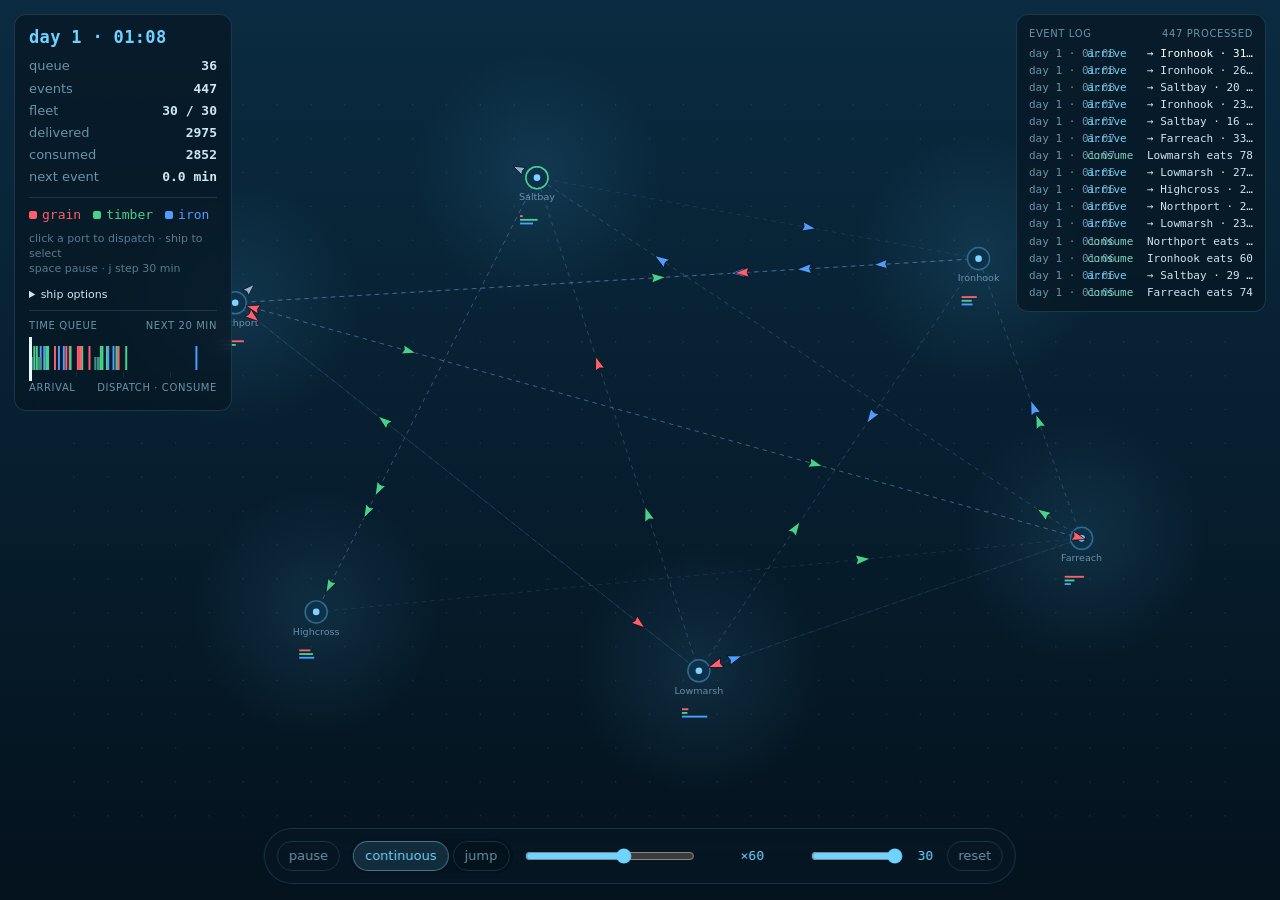
<file: index.html>
<!DOCTYPE html>
<html lang="en">
<head>
<meta charset="utf-8">
<meta name="viewport" content="width=device-width, initial-scale=1">
<title>exec queue · sea trade</title>
<link rel="stylesheet" href="style.css">
</head>
<body>
<div id="app">
	<canvas id="c"></canvas>
	<div id="hud">
		<div id="clock">day 1 · 00:00</div>
		<div class="stat"><span>queue</span><b id="qlen">0</b></div>
		<div class="stat"><span>events</span><b id="events">0</b></div>
		<div class="stat"><span>fleet</span><b id="ships">0</b></div>
		<div class="stat"><span>delivered</span><b id="delivered">0</b></div>
		<div class="stat"><span>consumed</span><b id="consumed">0</b></div>
		<div class="stat"><span>next event</span><b id="next">—</b></div>
		<div id="legend">
			<span class="good r">grain</span>
			<span class="good g">timber</span>
			<span class="good b">iron</span>
		</div>
		<div id="hint">click a port to dispatch · ship to select<br>space pause · j step 30 min</div>
		<details id="options"><summary>ship options</summary>
			<label><input id="docking" type="checkbox" checked> dock &amp; wait for cargo (reset)</label>
			<label><input id="glmLook" type="checkbox" checked> GLM ship &amp; stock style</label>
			<label><input id="routes" type="checkbox" checked> route lines</label>
			<label><input id="smooth" type="checkbox"> smooth positions</label>
			<div id="selectedShip">click a ship to select</div>
			<label>course <select id="destination"></select></label>
			<button id="reroute">reroute</button> <button id="sinkShip">sink ship</button>
		</details>
		<div id="timeline">
			<div class="caption"><span>time queue</span><span>next 20 min</span></div>
			<canvas id="qtl"></canvas>
			<div class="caption"><span>arrival</span><span>dispatch · consume</span></div>
		</div>
	</div>
	<div id="log">
		<div class="caption"><span>event log</span><span id="logRate"></span></div>
		<div id="logBody"></div>
	</div>
	<div id="controls">
		<button id="pause" title="space">pause</button>
		<div class="seg">
			<button data-mode="continuous" class="on">continuous</button>
			<button data-mode="jump" title="advance the clock in fixed 30 min steps">jump</button>
		</div>
		<input id="speed" type="range" min="0" max="1000" value="593">
		<output id="speedLabel">×60</output>
		<input id="fleet" type="range" min="4" max="30" value="30" title="fleet cap: ships wait in the queue until a slot frees">
		<output id="fleetLabel">30</output>
		<button id="reset">reset</button>
	</div>
</div>
<script src="exec_queue.js"></script>
<script src="sim.js"></script>
<script src="gui.js"></script>
</body>
</html>
</file>
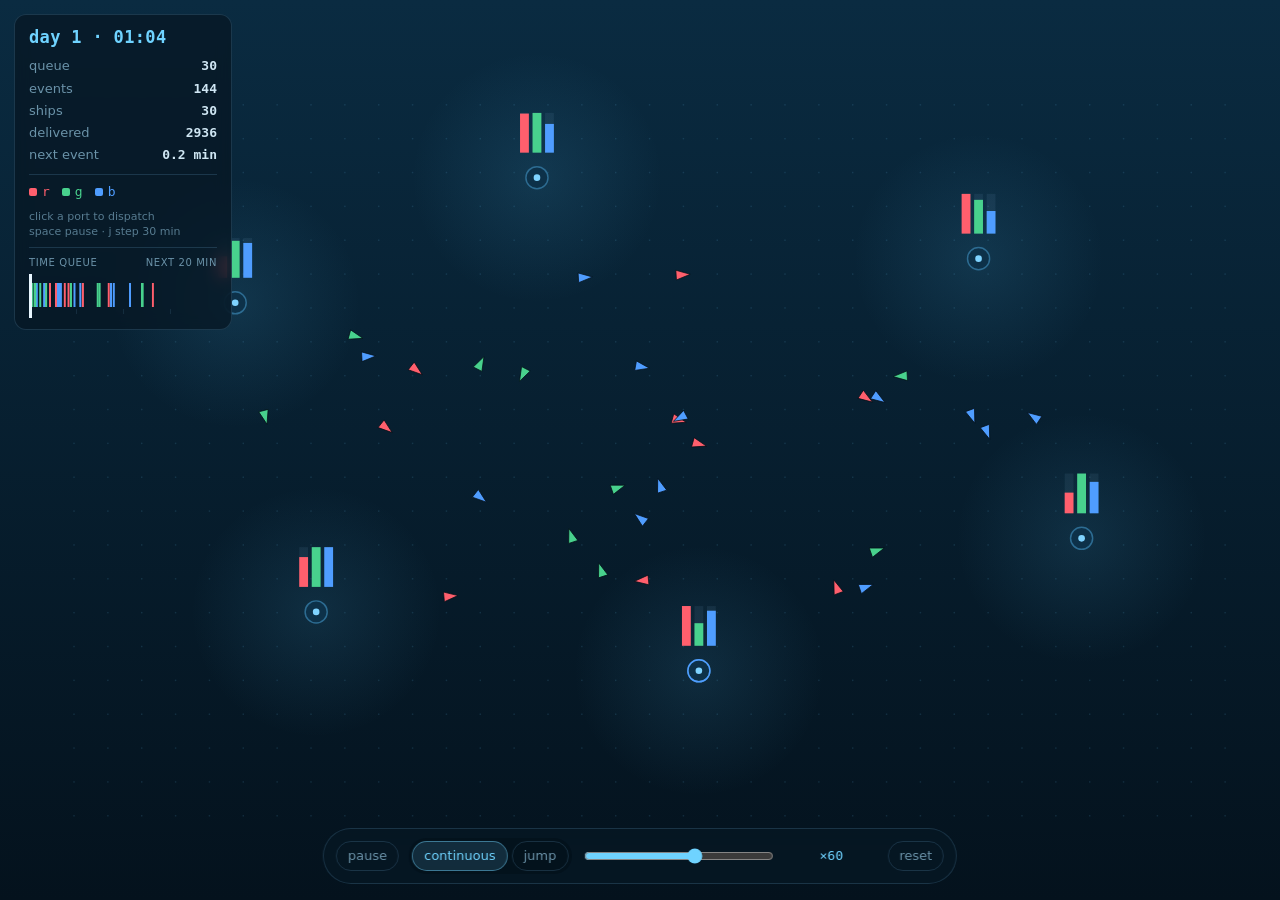
<file: prototype/A2026/index.html>
<!DOCTYPE html>
<html lang="en">
<head>
<meta charset="utf-8">
<meta name="viewport" content="width=device-width, initial-scale=1">
<title>exec queue · sea trade</title>
<link rel="stylesheet" href="style.css">
</head>
<body>
<div id="app">
	<canvas id="c"></canvas>
	<div id="hud">
		<div id="clock">day 1 · 00:00</div>
		<div class="stat"><span>queue</span><b id="qlen">0</b></div>
		<div class="stat"><span>events</span><b id="events">0</b></div>
		<div class="stat"><span>ships</span><b id="ships">0</b></div>
		<div class="stat"><span>delivered</span><b id="delivered">0</b></div>
		<div class="stat"><span>next event</span><b id="next">—</b></div>
		<div id="legend">
			<span class="good r">r</span>
			<span class="good g">g</span>
			<span class="good b">b</span>
		</div>
		<div id="hint">click a port to dispatch<br>space pause · j step 30 min</div>
		<div id="timeline">
			<div class="caption"><span>time queue</span><span>next 20 min</span></div>
			<canvas id="qtl"></canvas>
		</div>
	</div>
	<div id="controls">
		<button id="pause" title="space">pause</button>
		<div class="seg">
			<button data-mode="continuous" class="on">continuous</button>
			<button data-mode="jump" title="advance the clock in fixed 30 min steps">jump</button>
		</div>
		<input id="speed" type="range" min="0" max="1000" value="593">
		<output id="speedLabel">×60</output>
		<button id="reset">reset</button>
	</div>
</div>
<script src="exec_queue.js"></script>
<script src="sim.js"></script>
<script src="gui.js"></script>
</body>
</html>
</file>
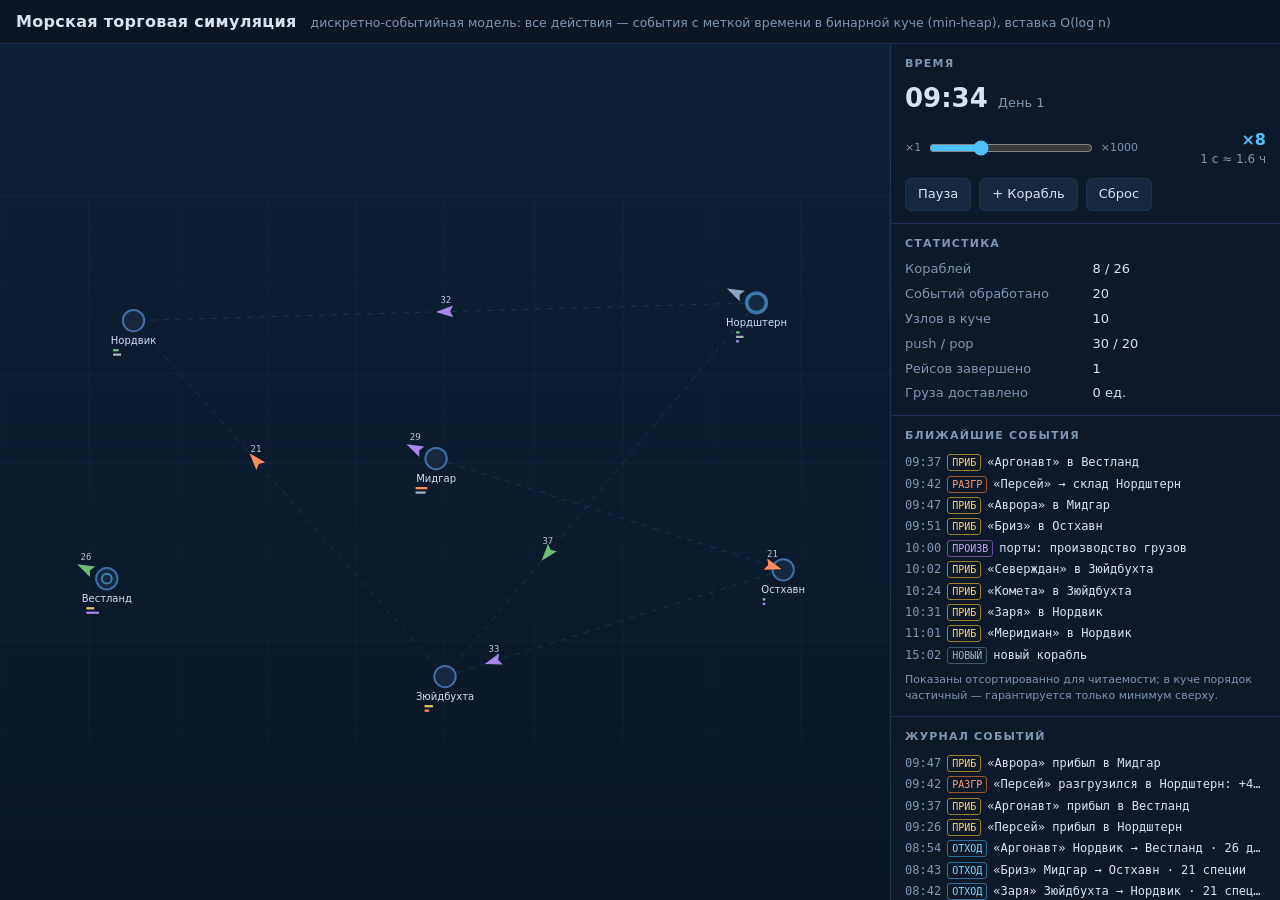
<file: GLM5.3-sea-trade-queue-demo.html>
<!DOCTYPE html>
<html lang="ru">
<head>
	<meta charset="utf-8">
	<meta name="viewport" content="width=device-width, initial-scale=1">
	<title>Морская торговля — очередь событий на min-heap</title>
	<style>
		* { box-sizing: border-box; margin: 0; padding: 0; }
		:root {
			--bg: #0b1524;
			--panel: #101d31;
			--panel2: #0d1828;
			--line: #1d3252;
			--text: #d7e3f4;
			--dim: #7f95b3;
			--accent: #4cc2ff;
		}
		html, body { height: 100%; }
		body {
			background: var(--bg);
			color: var(--text);
			font: 14px/1.45 "Segoe UI", system-ui, sans-serif;
			display: flex;
			flex-direction: column;
		}
		header {
			padding: 10px 16px;
			border-bottom: 1px solid var(--line);
			display: flex;
			align-items: baseline;
			gap: 14px;
			flex-wrap: wrap;
		}
		header h1 { font-size: 16px; font-weight: 600; letter-spacing: .3px; }
		header .sub { color: var(--dim); font-size: 12.5px; }
		main { flex: 1; display: flex; min-height: 0; }
		#mapWrap { flex: 1; position: relative; min-width: 0; }
		canvas { position: absolute; inset: 0; width: 100%; height: 100%; display: block; }
		aside {
			width: 390px;
			flex: none;
			overflow-y: auto;
			border-left: 1px solid var(--line);
			background: var(--panel2);
		}
		.block { padding: 12px 14px; border-bottom: 1px solid var(--line); }
		.block h2 {
			font-size: 11px;
			text-transform: uppercase;
			letter-spacing: 1.2px;
			color: var(--dim);
			margin-bottom: 8px;
			font-weight: 600;
		}
		.clockRow { display: flex; align-items: baseline; gap: 10px; }
		#clock { font-size: 26px; font-weight: 600; font-variant-numeric: tabular-nums; }
		#dayLabel { color: var(--dim); font-size: 13px; }
		.speedRow { display: flex; align-items: center; gap: 8px; margin-top: 10px; }
		.mm { color: var(--dim); font-size: 11px; flex: none; }
		input[type=range] { flex: 1; accent-color: var(--accent); min-width: 0; }
		#speedLabel { min-width: 120px; text-align: right; font-variant-numeric: tabular-nums; color: var(--dim); font-size: 12px; }
		#speedLabel b { color: var(--accent); font-size: 16px; }
		.btnRow { display: flex; gap: 8px; margin-top: 10px; }
		button {
			background: #16273f;
			color: var(--text);
			border: 1px solid var(--line);
			border-radius: 6px;
			padding: 6px 12px;
			cursor: pointer;
			font: inherit;
			font-size: 13px;
		}
		button:hover { border-color: var(--accent); color: #fff; }
		.statsGrid {
			display: grid;
			grid-template-columns: 1fr 1fr;
			gap: 6px 14px;
			font-variant-numeric: tabular-nums;
			font-size: 13px;
		}
		.statsGrid .k { color: var(--dim); }
		.logBox, .qBox {
			max-height: 230px;
			overflow-y: auto;
			font-size: 12px;
			font-family: ui-monospace, Consolas, monospace;
		}
		.row { display: flex; gap: 6px; padding: 2px 0; align-items: baseline; }
		.row .t { color: var(--dim); flex: none; }
		.tag {
			flex: none;
			font-size: 10px;
			padding: 0 4px;
			border-radius: 3px;
			border: 1px solid;
			line-height: 15px;
		}
		.tag.depart { color: #7fd0ff; border-color: #2b6f9e; }
		.tag.arrive { color: #ffd27f; border-color: #9e7d2b; }
		.tag.unload { color: #ff9f7f; border-color: #9e562b; }
		.tag.load { color: #9fff9c; border-color: #3f9e46; }
		.tag.produce { color: #c7a6ff; border-color: #6f4b9e; }
		.tag.spawn { color: #9fb3c8; border-color: #45586e; }
		.row .m { flex: 1; min-width: 0; white-space: nowrap; overflow: hidden; text-overflow: ellipsis; }
		.hint { color: var(--dim); font-size: 11px; margin-top: 6px; }
		.legendRow { display: flex; gap: 12px; flex-wrap: wrap; font-size: 12px; color: var(--dim); }
		.legendRow i { display: inline-block; width: 9px; height: 9px; border-radius: 2px; margin-right: 4px; vertical-align: -1px; }
		details { font-size: 12.5px; color: var(--dim); }
		details summary { cursor: pointer; color: var(--text); font-weight: 600; font-size: 12px; text-transform: uppercase; letter-spacing: 1px; }
		details p { margin-top: 8px; }
		details table { width: 100%; border-collapse: collapse; margin-top: 8px; font-size: 12px; }
		details td, details th { border: 1px solid var(--line); padding: 3px 6px; text-align: left; }
		details th { color: var(--text); font-weight: 600; }
		@media (max-width: 860px) {
			main { flex-direction: column; }
			aside { width: 100%; border-left: none; border-top: 1px solid var(--line); max-height: 55vh; }
			#mapWrap { min-height: 45vh; }
		}
	</style>
</head>
<body>
	<header>
		<h1>Морская торговая симуляция</h1>
		<span class="sub">дискретно-событийная модель: все действия — события с меткой времени в бинарной куче (min-heap), вставка O(log n)</span>
	</header>
	<main>
		<div id="mapWrap"><canvas id="sea"></canvas></div>
		<aside>
			<div class="block">
				<h2>Время</h2>
				<div class="clockRow">
					<span id="clock">08:00</span>
					<span id="dayLabel">День 1</span>
				</div>
				<div class="speedRow">
					<span class="mm">×1</span>
					<input id="speed" type="range" min="0" max="100" value="30" title="Скорость симуляции">
					<span class="mm">×1000</span>
					<span id="speedLabel"></span>
				</div>
				<div class="btnRow">
					<button id="pauseBtn">Пауза</button>
					<button id="addShipBtn">+ Корабль</button>
					<button id="resetBtn">Сброс</button>
				</div>
			</div>
			<div class="block">
				<h2>Статистика</h2>
				<div class="statsGrid">
					<span class="k">Кораблей</span><span id="stShips">—</span>
					<span class="k">Событий обработано</span><span id="stEvents">—</span>
					<span class="k">Узлов в куче</span><span id="stHeap">—</span>
					<span class="k">push / pop</span><span id="stOps">—</span>
					<span class="k">Рейсов завершено</span><span id="stTrips">—</span>
					<span class="k">Груза доставлено</span><span id="stCargo">—</span>
				</div>
			</div>
			<div class="block">
				<h2>Ближайшие события</h2>
				<div id="queueBox" class="qBox"></div>
				<div class="hint">Показаны отсортированно для читаемости; в куче порядок частичный — гарантируется только минимум сверху.</div>
			</div>
			<div class="block">
				<h2>Журнал событий</h2>
				<div id="logBox" class="logBox"></div>
			</div>
			<div class="block">
				<h2>Грузы</h2>
				<div id="legend" class="legendRow"></div>
			</div>
			<div class="block">
				<details>
					<summary>Почему min-heap, а не linked list?</summary>
					<p>Каждое действие — событие с меткой времени: отход, прибытие, разгрузка, погрузка, производство, появление корабля. Все лежат в бинарной куче на обычном JS-массиве. Главный цикл достаёт события, пока их время не превысит текущее: O(log n) на событие, «вставка в середину массива» не требуется вовсе.</p>
					<table>
						<tr><th>Структура</th><th>Вставка</th><th>Ближайшее</th><th>Заметки</th></tr>
						<tr><td>Min-heap на массиве</td><td>O(log n)</td><td>O(log n) pop, O(1) peek</td><td>стандарт игровых таймеров и DES</td></tr>
						<tr><td>Сорт. linked list</td><td>O(n) поиск + O(1) сшивка</td><td>O(1)</td><td>pointer chasing, аллокации — медленнее на практике</td></tr>
						<tr><td>Сорт. массив + splice</td><td>O(log n) поиск + O(n) сдвиг</td><td>O(1) с конца</td><td>до ~10³ событий часто быстрее кучи (memmove, кэш)</td></tr>
						<tr><td>Timing wheel</td><td>O(1)</td><td>O(1) на тик</td><td>если время дискретно фиксированным шагом</td></tr>
					</table>
					<p>При равных временах порядок стабилен благодаря ключу (t, seq) — события выполняются в порядке добавления (FIFO). Ускорение до ×1000 не меняет логику: просто за кадр обрабатывается больше событий из кучи. Погрузка берёт min(трюм, остаток на складе) — следующий корабль забирает остаток.</p>
				</details>
			</div>
		</aside>
	</main>
	<script>
		'use strict';

		// ===================== УТИЛИТЫ =====================
		const rand = (a, b) => a + Math.random() * (b - a);
		const randInt = (a, b) => Math.floor(rand(a, b + 1));
		const pick = (arr) => arr[Math.floor(Math.random() * arr.length)];
		const clamp = (v, a, b) => Math.max(a, Math.min(b, v));
		const lerp = (a, b, u) => a + (b - a) * u;

		function fmtTime(t) {
			const hh = Math.floor(t % 24);
			const mm = Math.floor((t * 60) % 60);
			return String(hh).padStart(2, '0') + ':' + String(mm).padStart(2, '0');
		}
		function fmtDay(t) {
			return 'День ' + (Math.floor(t / 24) + 1);
		}

		// ===================== ОЧЕРЕДЬ СОБЫТИЙ: БИНАРНАЯ КУЧА (min-heap) =====================
		class EventQueue {
			constructor() {
				this.heap = [];
				this.seq = 0;      // стабилизатор FIFO при равном времени
				this.pushes = 0;
				this.pops = 0;
			}
			static less(a, b) {
				return a.t < b.t || (a.t === b.t && a.seq < b.seq);
			}
			push(evt) {
				const h = this.heap;
				evt.seq = this.seq++;
				h.push(evt);
				let i = h.length - 1;
				while (i > 0) {
					const p = (i - 1) >> 1;
					if (EventQueue.less(h[i], h[p])) {
						[h[i], h[p]] = [h[p], h[i]];
						i = p;
					} else {
						break;
					}
				}
				this.pushes++;
			}
			peek() {
				return this.heap.length ? this.heap[0] : null;
			}
			pop() {
				const h = this.heap;
				if (!h.length) return null;
				const top = h[0];
				const last = h.pop();
				if (h.length) {
					h[0] = last;
					let i = 0;
					for (;;) {
						const l = i * 2 + 1;
						const r = l + 1;
						let m = i;
						if (l < h.length && EventQueue.less(h[l], h[m])) m = l;
						if (r < h.length && EventQueue.less(h[r], h[m])) m = r;
						if (m === i) break;
						[h[i], h[m]] = [h[m], h[i]];
						i = m;
					}
				}
				this.pops++;
				return top;
			}
			get size() {
				return this.heap.length;
			}
			upcoming(n) {
				return this.heap.slice().sort((a, b) => (a.t - b.t) || (a.seq - b.seq)).slice(0, n);
			}
		}

		// ===================== МИР =====================
		const CARGO = {
			wood:  { name: 'древесина', color: '#6fbf73' },
			grain: { name: 'зерно',     color: '#e6c25a' },
			spice: { name: 'специи',    color: '#ff8a5c' },
			ore:   { name: 'руда',      color: '#aab4c0' },
			cloth: { name: 'ткани',     color: '#a887e8' },
		};
		const CARGO_KEYS = Object.keys(CARGO);

		const PORTS = [
			{ id: 0, name: 'Нордвик',   x: 150, y: 140, makes: ['wood', 'ore'] },
			{ id: 1, name: 'Вестланд',  x: 120, y: 430, makes: ['grain', 'cloth'] },
			{ id: 2, name: 'Зюйдбухта', x: 500, y: 540, makes: ['spice', 'grain'] },
			{ id: 3, name: 'Остхавн',   x: 880, y: 420, makes: ['ore', 'cloth'] },
			{ id: 4, name: 'Нордштерн', x: 850, y: 120, makes: ['cloth', 'wood'] },
			{ id: 5, name: 'Мидгар',    x: 490, y: 295, makes: ['spice', 'ore'] },
		];

		const SHIP_NAMES = ['Аргонавт', 'Персей', 'Аврора', 'Заря', 'Комета', 'Северждан', 'Меридиан', 'Бриз', 'Пелин', 'Каскад', 'Ветер', 'Сокол', 'Тайфун', 'Мираж', 'Атлант', 'Нептун', 'Иртыш', 'Волна', 'Сатурн', 'Полярный', 'Зенит', 'Корсар', 'Легенда', 'Фарватер'];

		const TAGS = {
			depart: 'ОТХОД',
			arrive: 'ПРИБ',
			unload: 'РАЗГР',
			load:   'ПОГР',
			produce: 'ПРОИЗВ',
			spawn:  'НОВЫЙ',
		};

		const MAX_SHIPS = 26;
		const SIM_HOURS_PER_SEC = 0.2;      // 1 реальная секунда при ×1 = 12 сим-минут
		const EVENTS_PER_FRAME_CAP = 30000; // защита от «шторма» событий при ×1000
		const WORLD_W = 1000;
		const WORLD_H = 620;

		let queue, ships, simTime, stats, shipSeq;
		let paused = false;
		let speedMult = 8;
		const fx = [];

		function schedule(t, type, ship) {
			queue.push({ t, type, ship });
		}

		function resetWorld() {
			queue = new EventQueue();
			ships = [];
			simTime = 8;   // старт в 08:00 дня 1
			shipSeq = 0;
			stats = { processed: 0, trips: 0, delivered: 0 };
			fx.length = 0;
			for (const p of PORTS) {
				p.stock = {};
				for (const k of CARGO_KEYS) p.stock[k] = 0;
				for (const k of p.makes) p.stock[k] = randInt(30, 80);
				p.dockCounter = 0;
			}
			for (let i = 0; i < 8; i++) spawnShip(simTime + rand(0, 0.5), true);
			schedule(simTime + 0.5, 'produce', null);
			schedule(simTime + rand(6, 12), 'spawn', null);
		}

		function spawnShip(t, quiet) {
			if (ships.length >= MAX_SHIPS) return;
			const port = pick(PORTS);
			const n = ++shipSeq;
			const base = SHIP_NAMES[(n - 1) % SHIP_NAMES.length];
			const ship = {
				id: n,
				name: base + (n > SHIP_NAMES.length ? ' ' + Math.ceil(n / SHIP_NAMES.length) : ''),
				capacity: randInt(18, 40),
				cargo: null,          // { type, amount }
				state: 'idle',
				portId: port.id,
				destId: null,
				route: null,          // { from, to, departT, arriveT }
				dockSlot: 0,
				v: rand(260, 420),    // мировых единиц в час
			};
			ships.push(ship);
			schedule(t + 0.05, 'load', ship);
			if (!quiet) logEvent(t, 'spawn', '«' + ship.name + '» появился в порту ' + port.name);
		}

		function travelHours(a, b, v) {
			return Math.hypot(b.x - a.x, b.y - a.y) / v;
		}

		// ===================== ОБРАБОТКА СОБЫТИЙ =====================
		function handleEvent(e) {
			const s = e.ship;
			switch (e.type) {
				case 'produce': {
					for (const p of PORTS) {
						for (const k of p.makes) {
							if (p.stock[k] < 220) p.stock[k] = Math.min(220, p.stock[k] + randInt(2, 5));
						}
					}
					schedule(e.t + 0.5, 'produce', null);
					break;
				}
				case 'spawn': {
					spawnShip(e.t);
					schedule(e.t + rand(6, 14), 'spawn', null);
					break;
				}
				case 'depart': {
					const from = PORTS[s.portId];
					const to = PORTS[s.destId];
					const travel = travelHours(from, to, s.v);
					s.route = { from: from.id, to: to.id, departT: e.t, arriveT: e.t + travel };
					s.state = 'sailing';
					s.portId = null;
					schedule(e.t + travel, 'arrive', s);
					logEvent(e.t, 'depart', '«' + s.name + '» ' + from.name + ' → ' + to.name + (s.cargo ? ' · ' + s.cargo.amount + ' ' + CARGO[s.cargo.type].name : ''));
					break;
				}
				case 'arrive': {
					const p = PORTS[s.route.to];
					s.portId = p.id;
					s.dockSlot = p.dockCounter++ % 8;
					s.state = 'unloading';
					s.route = null;
					stats.trips++;
					schedule(e.t + rand(0.15, 0.45), 'unload', s);
					if (fx.length < 80) fx.push({ x: p.x, y: p.y, t0: performance.now() });
					logEvent(e.t, 'arrive', '«' + s.name + '» прибыл в ' + p.name);
					break;
				}
				case 'unload': {
					const p = PORTS[s.portId];
					if (s.cargo) {
						p.stock[s.cargo.type] = Math.min(260, p.stock[s.cargo.type] + s.cargo.amount);
						stats.delivered += s.cargo.amount;
						logEvent(e.t, 'unload', '«' + s.name + '» разгрузился в ' + p.name + ': +' + s.cargo.amount + ' ' + CARGO[s.cargo.type].name);
						s.cargo = null;
					}
					s.state = 'loading';
					schedule(e.t + rand(0.15, 0.4), 'load', s);
					break;
				}
				case 'load': {
					const p = PORTS[s.portId];
					const candidates = CARGO_KEYS.filter((k) => p.stock[k] >= 6);
					if (!candidates.length) {
						s.state = 'idle';   // склад пуст — попробуем позже
						schedule(e.t + 0.4, 'load', s);
						break;
					}
					// взвешенный выбор груза по остаткам
					let total = 0;
					for (const k of candidates) total += p.stock[k];
					let r = Math.random() * total;
					let type = candidates[0];
					for (const k of candidates) {
						r -= p.stock[k];
						if (r <= 0) { type = k; break; }
					}
					const amount = Math.min(s.capacity, p.stock[type]);
					p.stock[type] -= amount;
					s.cargo = { type, amount };
					const demand = PORTS.filter((q) => q.id !== p.id && !q.makes.includes(type));
					const dest = demand.length ? pick(demand) : pick(PORTS.filter((q) => q.id !== p.id));
					s.destId = dest.id;
					s.state = 'loading';
					logEvent(e.t, 'load', '«' + s.name + '» погрузил ' + amount + ' ' + CARGO[type].name + ' в ' + p.name + (amount < s.capacity ? ' (взял часть — остаток ждёт следующего)' : '') + ' → ' + dest.name);
					schedule(e.t + rand(0.2, 0.5), 'depart', s);
					break;
				}
			}
			stats.processed++;
		}

		// ===================== ГЛАВНЫЙ ЦИКЛ =====================
		let lastFrame = performance.now();

		function frame(now) {
			requestAnimationFrame(frame);
			const dtReal = clamp((now - lastFrame) / 1000, 0, 0.1);
			lastFrame = now;
			if (!paused) {
				const target = simTime + dtReal * SIM_HOURS_PER_SEC * speedMult;
				let lastEventT = simTime;
				let processed = 0;
				let ev;
				while ((ev = queue.peek()) && ev.t <= target && processed < EVENTS_PER_FRAME_CAP) {
					queue.pop();
					handleEvent(ev);
					lastEventT = ev.t;
					processed++;
				}
				simTime = processed >= EVENTS_PER_FRAME_CAP ? lastEventT : target;
			}
			draw();
			maybeUpdateUI(now);
		}

		// ===================== РЕНДЕР =====================
		const canvas = document.getElementById('sea');
		const ctx = canvas.getContext('2d');
		let W = 0, H = 0, DPR = 1;

		function resize() {
			const r = canvas.parentElement.getBoundingClientRect();
			DPR = window.devicePixelRatio || 1;
			W = r.width;
			H = r.height;
			canvas.width = Math.max(1, Math.round(W * DPR));
			canvas.height = Math.max(1, Math.round(H * DPR));
		}
		window.addEventListener('resize', resize);

		function worldToScreen(x, y) {
			const s = Math.min(W / WORLD_W, H / WORLD_H);
			const ox = (W - WORLD_W * s) / 2;
			const oy = (H - WORLD_H * s) / 2;
			return [ox + x * s, oy + y * s, s];
		}

		function shipPos(s) {
			if (s.state === 'sailing' && s.route) {
				const r = s.route;
				const u = clamp((simTime - r.departT) / (r.arriveT - r.departT), 0, 1);
				const a = PORTS[r.from];
				const b = PORTS[r.to];
				return { x: lerp(a.x, b.x, u), y: lerp(a.y, b.y, u), ang: Math.atan2(b.y - a.y, b.x - a.x) };
			}
			const p = PORTS[s.portId];
			const ang = -Math.PI / 2 + (s.dockSlot - 3.5) * 0.32;
			return { x: p.x + Math.cos(ang) * 26, y: p.y + Math.sin(ang) * 26, ang };
		}

		function daylight(t) {
			const h = t % 24;
			const rise = 5.5, set = 21;
			if (h < rise || h > set + 1.5) return 0;
			if (h < rise + 1.5) return (h - rise) / 1.5;
			if (h > set) return 1 - (h - set) / 1.5;
			return 1;
		}

		function draw() {
			ctx.setTransform(DPR, 0, 0, DPR, 0, 0);
			const g = ctx.createLinearGradient(0, 0, 0, H);
			g.addColorStop(0, '#0d2036');
			g.addColorStop(1, '#0a1626');
			ctx.fillStyle = g;
			ctx.fillRect(0, 0, W, H);

			// сетка
			ctx.strokeStyle = 'rgba(120,160,220,0.05)';
			ctx.lineWidth = 1;
			for (let x = 0; x <= WORLD_W; x += 100) {
				const [x1, y1] = worldToScreen(x, 0);
				const [x2, y2] = worldToScreen(x, WORLD_H);
				ctx.beginPath();
				ctx.moveTo(x1, y1);
				ctx.lineTo(x2, y2);
				ctx.stroke();
			}
			for (let y = 0; y <= WORLD_H; y += 100) {
				const [x1, y1] = worldToScreen(0, y);
				const [x2, y2] = worldToScreen(WORLD_W, y);
				ctx.beginPath();
				ctx.moveTo(x1, y1);
				ctx.lineTo(x2, y2);
				ctx.stroke();
			}

			// активные маршруты
			ctx.setLineDash([6, 6]);
			ctx.strokeStyle = 'rgba(130,180,255,0.14)';
			for (const s of ships) {
				if (s.state !== 'sailing' || !s.route) continue;
				const a = PORTS[s.route.from];
				const b = PORTS[s.route.to];
				const [x1, y1] = worldToScreen(a.x, a.y);
				const [x2, y2] = worldToScreen(b.x, b.y);
				ctx.beginPath();
				ctx.moveTo(x1, y1);
				ctx.lineTo(x2, y2);
				ctx.stroke();
			}
			ctx.setLineDash([]);

			// порты
			for (const p of PORTS) {
				const [x, y, s] = worldToScreen(p.x, p.y);
				const R = 12 * s;
				ctx.beginPath();
				ctx.arc(x, y, R, 0, Math.PI * 2);
				ctx.fillStyle = '#16283f';
				ctx.fill();
				ctx.lineWidth = 2;
				ctx.strokeStyle = '#3f6ea8';
				ctx.stroke();
				ctx.fillStyle = '#cfe0f5';
				ctx.font = Math.max(10, 11 * s) + 'px system-ui, sans-serif';
				ctx.textAlign = 'center';
				ctx.fillText(p.name, x, y + R + 14 * s);
				let by = y + R + 20 * s;
				for (const k of CARGO_KEYS) {
					const st = p.stock ? p.stock[k] : 0;
					if (st <= 0) continue;
					const w = clamp(st / 220, 0.05, 1) * 46 * s;
					ctx.fillStyle = CARGO[k].color;
					ctx.fillRect(x - 23 * s, by, w, 2.5 * s);
					by += 5 * s;
				}
			}

			// корабли
			for (const s of ships) {
				const pos = shipPos(s);
				const [x, y, sc] = worldToScreen(pos.x, pos.y);
				const size = 11 * sc;
				ctx.save();
				ctx.translate(x, y);
				ctx.rotate(pos.ang);
				ctx.beginPath();
				ctx.moveTo(size, 0);
				ctx.lineTo(-size * 0.75, size * 0.6);
				ctx.lineTo(-size * 0.45, 0);
				ctx.lineTo(-size * 0.75, -size * 0.6);
				ctx.closePath();
				ctx.fillStyle = s.cargo ? CARGO[s.cargo.type].color : '#8fa7c4';
				ctx.fill();
				ctx.restore();
				if (s.cargo && sc > 0.5) {
					ctx.fillStyle = 'rgba(215,227,244,0.85)';
					ctx.font = Math.max(9, 9 * sc) + 'px ui-monospace, monospace';
					ctx.textAlign = 'center';
					ctx.fillText(String(s.cargo.amount), x, y - 10 * sc);
				}
			}

			// кольца прибытия
			const nowMs = performance.now();
			for (let i = fx.length - 1; i >= 0; i--) {
				const f = fx[i];
				const age = (nowMs - f.t0) / 900;
				if (age >= 1) {
					fx.splice(i, 1);
					continue;
				}
				const [x, y, s] = worldToScreen(f.x, f.y);
				ctx.beginPath();
				ctx.arc(x, y, age * 42 * s, 0, Math.PI * 2);
				ctx.strokeStyle = 'rgba(76,194,255,' + ((1 - age) * 0.7).toFixed(3) + ')';
				ctx.lineWidth = 2;
				ctx.stroke();
			}

			// ночь
			const night = 1 - daylight(simTime);
			if (night > 0.01) {
				ctx.fillStyle = 'rgba(8,18,48,' + (night * 0.38).toFixed(3) + ')';
				ctx.fillRect(0, 0, W, H);
			}
		}

		// ===================== UI =====================
		const logBox = document.getElementById('logBox');

		function logEvent(t, type, msg) {
			if (speedMult > 150 && Math.random() < 0.7) return; // семплирование на экстремальных скоростях
			const div = document.createElement('div');
			div.className = 'row';
			div.innerHTML = '<span class="t">' + fmtTime(t) + '</span><span class="tag ' + type + '">' + (TAGS[type] || '') + '</span><span class="m">' + msg + '</span>';
			logBox.prepend(div);
			while (logBox.children.length > 60) logBox.lastChild.remove();
		}

		function eventShort(e) {
			if (e.type === 'produce') return 'порты: производство грузов';
			if (e.type === 'spawn') return 'новый корабль';
			const s = e.ship;
			if (!s) return '';
			if (e.type === 'depart') return '«' + s.name + '» → ' + (PORTS[s.destId] ? PORTS[s.destId].name : '?');
			if (e.type === 'arrive' && s.route) return '«' + s.name + '» в ' + PORTS[s.route.to].name;
			if (e.type === 'unload') return '«' + s.name + '» → склад ' + PORTS[s.portId].name;
			if (e.type === 'load') return '«' + s.name + '» в ' + PORTS[s.portId].name;
			return '';
		}

		let lastUI = 0;
		function maybeUpdateUI(now) {
			if (now - lastUI < 160) return;
			lastUI = now;
			document.getElementById('clock').textContent = fmtTime(simTime);
			document.getElementById('dayLabel').textContent = fmtDay(simTime);
			document.getElementById('stShips').textContent = ships.length + ' / ' + MAX_SHIPS;
			document.getElementById('stEvents').textContent = stats.processed.toLocaleString('ru-RU');
			document.getElementById('stHeap').textContent = queue.size.toLocaleString('ru-RU');
			document.getElementById('stOps').textContent = queue.pushes.toLocaleString('ru-RU') + ' / ' + queue.pops.toLocaleString('ru-RU');
			document.getElementById('stTrips').textContent = stats.trips.toLocaleString('ru-RU');
			document.getElementById('stCargo').textContent = stats.delivered.toLocaleString('ru-RU') + ' ед.';
			const qb = document.getElementById('queueBox');
			const up = queue.upcoming(12);
			qb.innerHTML = up.map((e) =>
				'<div class="row"><span class="t">' + fmtTime(e.t) + '</span><span class="tag ' + e.type + '">' + (TAGS[e.type] || '') + '</span><span class="m">' + eventShort(e) + '</span></div>'
			).join('') || '<div class="row"><span class="m">— очередь пуста —</span></div>';
		}

		const speedInput = document.getElementById('speed');
		const speedLabel = document.getElementById('speedLabel');
		function speedFromSlider(v) {
			return Math.round(Math.pow(10, v / 100 * 3)); // ×1 … ×1000
		}
		function updateSpeedLabel() {
			const hps = SIM_HOURS_PER_SEC * speedMult;
			const per = hps >= 1 ? hps.toFixed(1) + ' ч' : (hps * 60).toFixed(0) + ' мин';
			speedLabel.innerHTML = '<b>×' + speedMult + '</b><br>1 с ≈ ' + per;
		}
		speedInput.addEventListener('input', () => {
			speedMult = speedFromSlider(+speedInput.value);
			updateSpeedLabel();
		});

		const pauseBtn = document.getElementById('pauseBtn');
		pauseBtn.addEventListener('click', () => {
			paused = !paused;
			pauseBtn.textContent = paused ? 'Продолжить' : 'Пауза';
		});
		document.getElementById('addShipBtn').addEventListener('click', () => spawnShip(simTime));
		document.getElementById('resetBtn').addEventListener('click', () => {
			logBox.innerHTML = '';
			resetWorld();
		});

		document.getElementById('legend').innerHTML = CARGO_KEYS.map((k) =>
			'<span><i style="background:' + CARGO[k].color + '"></i>' + CARGO[k].name + '</span>'
		).join('') + '<span><i style="background:#8fa7c4"></i>порожний</span>';

		// ===================== СТАРТ =====================
		resize();
		resetWorld();
		updateSpeedLabel();
		requestAnimationFrame(frame);
	</script>
</body>
</html>
</file>
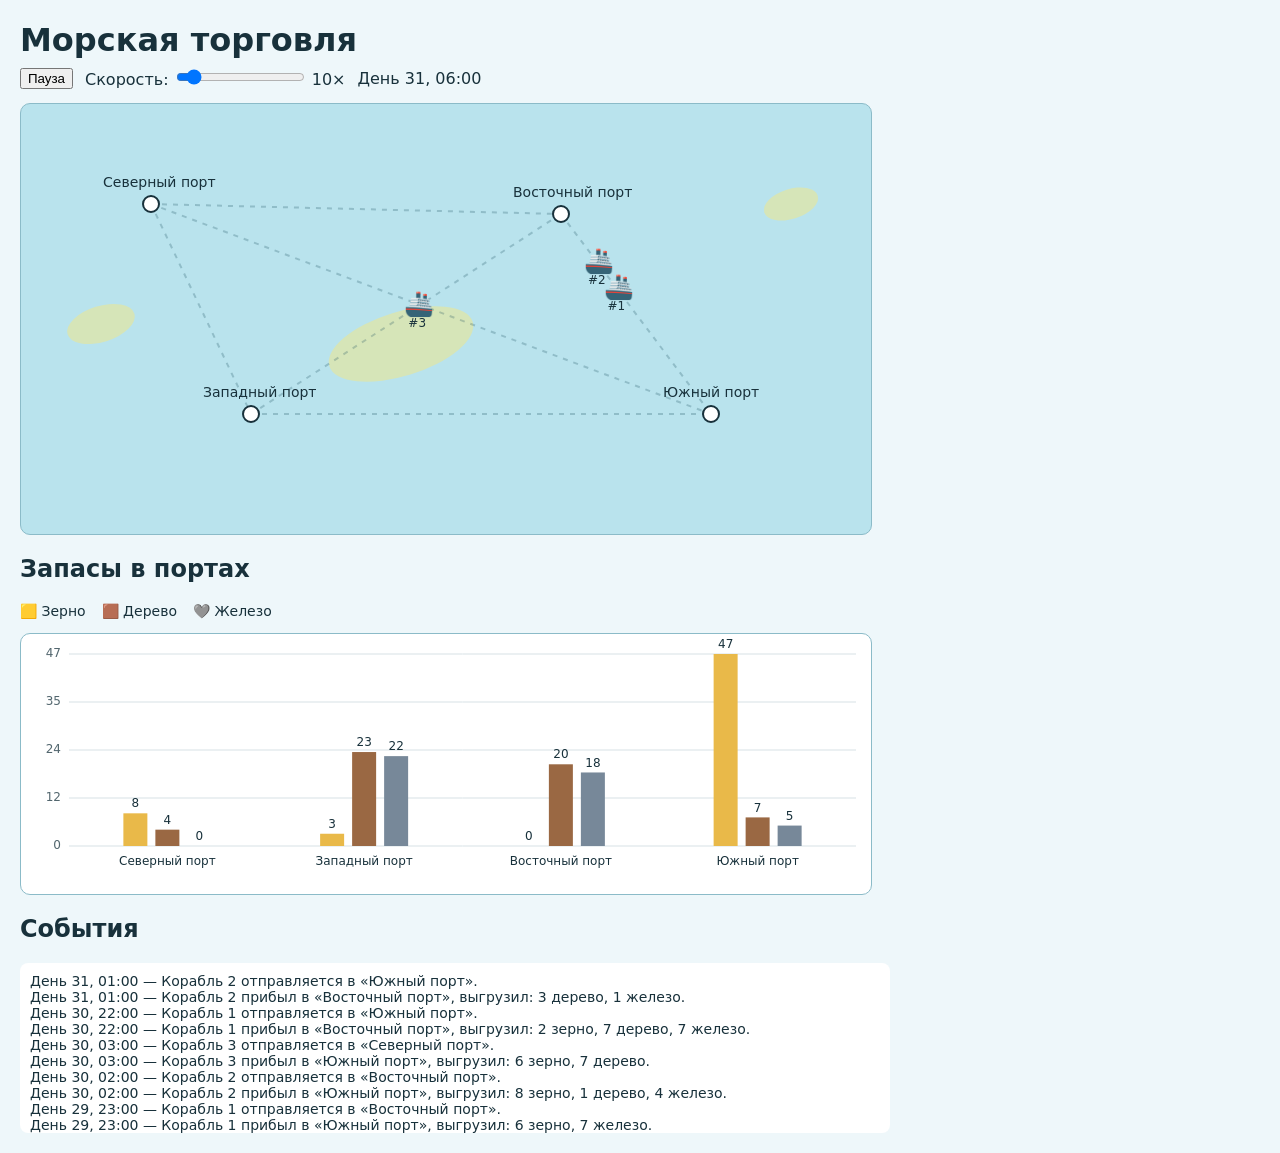
<file: GPT6Luna.html>
<!doctype html>
<html lang="ru">
<head>
  <meta charset="utf-8">
  <meta name="viewport" content="width=device-width, initial-scale=1">
  <title>Морская торговля</title>
  <style>
    body {
      margin: 20px;
      font: 16px system-ui, sans-serif;
      background: #eef7fa;
      color: #18313b;
    }

    h1 { margin-bottom: 8px; }

    .controls {
      display: flex;
      align-items: center;
      gap: 12px;
      flex-wrap: wrap;
    }

    canvas {
      display: block;
      width: min(100%, 850px);
      border: 1px solid #8bbbc8;
      border-radius: 10px;
      margin: 14px 0;
    }

    #map { background: #b9e3ed; }
    #stockChart { background: white; }

    #ports, #log { max-width: 850px; }

    #log {
      height: 150px;
      overflow: auto;
      background: white;
      padding: 10px;
      border-radius: 8px;
      font-size: 14px;
    }

    .legend {
      display: flex;
      gap: 16px;
      flex-wrap: wrap;
      font-size: 14px;
    }
  </style>
</head>

<body>
  <h1>Морская торговля</h1>

  <div class="controls">
    <button id="toggle">Пауза</button>
    <label>
      Скорость:
      <input id="speed" type="range" min="1" max="100" value="10">
      <span id="speedLabel">10×</span>
    </label>
    <span id="clock"></span>
  </div>

  <canvas id="map" width="850" height="430"></canvas>

  <h2>Запасы в портах</h2>
  <div class="legend">
    <span>🟨 Зерно</span>
    <span>🟫 Дерево</span>
    <span>🩶 Железо</span>
  </div>
  <canvas id="stockChart" width="850" height="260"></canvas>

  <h2>События</h2>
  <div id="log"></div>

<script>
const mapCanvas = document.querySelector("#map");
const mapCtx = mapCanvas.getContext("2d");
const chartCanvas = document.querySelector("#stockChart");
const chartCtx = chartCanvas.getContext("2d");

const ports = [
  { name: "Северный порт", x: 130, y: 100, stock: { зерно: 30, дерево: 8, железо: 5 } },
  { name: "Западный порт", x: 230, y: 310, stock: { зерно: 8, дерево: 30, железо: 5 } },
  { name: "Восточный порт", x: 540, y: 110, stock: { зерно: 5, дерево: 8, железо: 30 } },
  { name: "Южный порт", x: 690, y: 310, stock: { зерно: 20, дерево: 15, железо: 10 } }
];

const goods = ["зерно", "дерево", "железо"];
const goodsColors = {
  зерно: "#e9b949",
  дерево: "#9a6843",
  железо: "#778899"
};

// Минимальная куча: событие с самым ранним временем всегда находится наверху.
class EventQueue {
  constructor() {
    this.items = [];
  }

  push(event) {
    const a = this.items;
    a.push(event);

    let i = a.length - 1;
    while (i > 0) {
      const parent = (i - 1) >> 1;
      if (a[parent].time <= event.time) break;

      a[i] = a[parent];
      i = parent;
    }

    a[i] = event;
  }

  pop() {
    const a = this.items;
    if (a.length === 0) return null;

    const first = a[0];
    const last = a.pop();

    if (a.length > 0) {
      let i = 0;

      while (true) {
        let child = i * 2 + 1;
        if (child >= a.length) break;

        if (child + 1 < a.length && a[child + 1].time < a[child].time) {
          child++;
        }

        if (a[child].time >= last.time) break;

        a[i] = a[child];
        i = child;
      }

      a[i] = last;
    }

    return first;
  }

  peek() {
    return this.items[0] ?? null;
  }
}

const queue = new EventQueue();
let now = 0; // игровое время в часах
let paused = false;
let lastFrame = performance.now();
let nextShipId = 1;

const ships = [
  { id: nextShipId++, from: 0, to: 1, cargo: [] },
  { id: nextShipId++, from: 2, to: 3, cargo: [] },
  { id: nextShipId++, from: 1, to: 2, cargo: [] }
];

function formatTime(hours) {
  const day = Math.floor(hours / 24) + 1;
  const hour = Math.floor(hours % 24);
  return `День ${day}, ${String(hour).padStart(2, "0")}:00`;
}

function log(text, eventTime = now) {
  const logElement = document.querySelector("#log");
  const line = document.createElement("div");
  line.textContent = `${formatTime(eventTime)} — ${text}`;
  logElement.prepend(line);
}

function calculateTravelTime(from, to) {
  const a = ports[from];
  const b = ports[to];
  const distance = Math.hypot(b.x - a.x, b.y - a.y);

  // Демонстрационная модель: расстояние влияет на время пути.
  return Math.round(distance / 12) + 2;
}

function scheduleArrival(ship, from, to, departureTime) {
  const travelHours = calculateTravelTime(from, to);

  ship.from = from;
  ship.to = to;
  ship.departureTime = departureTime;
  ship.arrivalTime = departureTime + travelHours;

  queue.push({
    time: ship.arrivalTime,
    type: "arrival",
    ship
  });
}

function loadCargo(port) {
  const cargo = [];

  for (const good of goods) {
    const amount = Math.min(
      port.stock[good],
      Math.floor(Math.random() * 9)
    );

    if (amount > 0) {
      port.stock[good] -= amount;
      cargo.push({ good, amount });
    }
  }

  return cargo;
}

function chooseNextPort(currentPortIndex) {
  let destination;

  do {
    destination = Math.floor(Math.random() * ports.length);
  } while (destination === currentPortIndex);

  return destination;
}

function handleArrival(ship, eventTime) {
  const port = ports[ship.to];

  // Выгрузить весь груз в запасы порта.
  for (const item of ship.cargo) {
    port.stock[item.good] += item.amount;
  }

  const unloaded = ship.cargo
    .map(item => `${item.amount} ${item.good}`)
    .join(", ") || "пустой трюм";

  ship.cargo = [];

  log(
    `Корабль ${ship.id} прибыл в «${port.name}», выгрузил: ${unloaded}.`,
    eventTime
  );

  // Загрузить доступные товары и сразу запланировать следующий рейс.
  ship.cargo = loadCargo(port);

  const from = ship.to;
  const destination = chooseNextPort(from);

  log(
    `Корабль ${ship.id} отправляется в «${ports[destination].name}».`,
    eventTime
  );

  // Важно: отправление отсчитывается от времени события,
  // а не от текущего времени кадра.
  scheduleArrival(ship, from, destination, eventTime);
}

function drawMap() {
  const ctx = mapCtx;
  ctx.clearRect(0, 0, mapCanvas.width, mapCanvas.height);

  // Декоративные острова.
  ctx.fillStyle = "#d6e5b8";

  for (const [x, y, rx, ry] of [
    [380, 240, 75, 32],
    [80, 220, 35, 18],
    [770, 100, 28, 15]
  ]) {
    ctx.beginPath();
    ctx.ellipse(x, y, rx, ry, -0.3, 0, Math.PI * 2);
    ctx.fill();
  }

  // Возможные маршруты.
  ctx.strokeStyle = "rgba(25, 77, 94, .25)";
  ctx.setLineDash([5, 6]);

  for (let i = 0; i < ports.length; i++) {
    for (let j = i + 1; j < ports.length; j++) {
      ctx.beginPath();
      ctx.moveTo(ports[i].x, ports[i].y);
      ctx.lineTo(ports[j].x, ports[j].y);
      ctx.stroke();
    }
  }

  ctx.setLineDash([]);

  // Корабли движутся согласно игровому времени.
  for (const ship of ships) {
    const from = ports[ship.from];
    const to = ports[ship.to];

    const progress = Math.max(0, Math.min(1,
      (now - ship.departureTime) /
      (ship.arrivalTime - ship.departureTime)
    ));

    const x = from.x + (to.x - from.x) * progress;
    const y = from.y + (to.y - from.y) * progress;

    ctx.font = "24px sans-serif";
    ctx.fillText("🚢", x - 12, y + 8);

    ctx.font = "12px system-ui";
    ctx.fillStyle = "#18313b";
    ctx.fillText(`#${ship.id}`, x - 8, y + 23);
  }

  // Порты.
  for (const port of ports) {
    ctx.fillStyle = "#fff";
    ctx.beginPath();
    ctx.arc(port.x, port.y, 8, 0, Math.PI * 2);
    ctx.fill();

    ctx.strokeStyle = "#18313b";
    ctx.lineWidth = 2;
    ctx.stroke();

    ctx.fillStyle = "#18313b";
    ctx.font = "14px system-ui";
    ctx.fillText(port.name, port.x - 48, port.y - 17);
  }
}

function drawStockChart() {
  const ctx = chartCtx;
  const width = chartCanvas.width;
  const height = chartCanvas.height;

  ctx.clearRect(0, 0, width, height);

  const margin = { left: 48, right: 15, top: 20, bottom: 48 };
  const chartHeight = height - margin.top - margin.bottom;
  const chartWidth = width - margin.left - margin.right;

  const maxStock = Math.max(
    20,
    ...ports.flatMap(port => goods.map(good => port.stock[good]))
  );

  // Ось и горизонтальные ориентиры.
  ctx.font = "12px system-ui";
  ctx.textAlign = "right";
  ctx.textBaseline = "middle";
  ctx.strokeStyle = "#d7e1e5";
  ctx.fillStyle = "#52666e";

  for (let i = 0; i <= 4; i++) {
    const value = Math.round(maxStock * i / 4);
    const y = margin.top + chartHeight - chartHeight * i / 4;

    ctx.beginPath();
    ctx.moveTo(margin.left, y);
    ctx.lineTo(width - margin.right, y);
    ctx.stroke();

    ctx.fillText(String(value), margin.left - 8, y);
  }

  const groupWidth = chartWidth / ports.length;
  const barWidth = 24;
  const barGap = 8;

  ports.forEach((port, portIndex) => {
    const groupCenter = margin.left + groupWidth * (portIndex + 0.5);
    const totalBarsWidth = goods.length * barWidth + (goods.length - 1) * barGap;
    const startX = groupCenter - totalBarsWidth / 2;

    goods.forEach((good, goodIndex) => {
      const amount = port.stock[good];
      const barHeight = chartHeight * amount / maxStock;
      const x = startX + goodIndex * (barWidth + barGap);
      const y = margin.top + chartHeight - barHeight;

      ctx.fillStyle = goodsColors[good];
      ctx.fillRect(x, y, barWidth, barHeight);

      ctx.fillStyle = "#18313b";
      ctx.textAlign = "center";
      ctx.textBaseline = "bottom";
      ctx.fillText(String(amount), x + barWidth / 2, y - 3);
    });

    ctx.fillStyle = "#18313b";
    ctx.textAlign = "center";
    ctx.textBaseline = "top";
    ctx.fillText(port.name, groupCenter, height - margin.bottom + 10);
  });
}

function update() {
  const speed = Number(document.querySelector("#speed").value);
  document.querySelector("#speedLabel").textContent = `${speed}×`;

  const realSeconds = Math.min(
    (performance.now() - lastFrame) / 1000,
    0.1
  );
  lastFrame = performance.now();

  if (!paused) {
    // При 1× одна реальная секунда равна 60 игровым часам.
    now += realSeconds * speed * 60;
  }

  // Выполнить все события, уже наступившие к текущему игровому времени.
  // Обработчик может добавить новое событие — цикл проверит и его тоже.
  let event;
  let processed = 0;

  while ((event = queue.peek()) && event.time <= now && processed < 10000) {
    queue.pop();
    handleArrival(event.ship, event.time);
    processed++;
  }

  document.querySelector("#clock").textContent = formatTime(now);

  drawMap();
  drawStockChart();

  requestAnimationFrame(update);
}

document.querySelector("#toggle").addEventListener("click", event => {
  paused = !paused;
  event.currentTarget.textContent = paused ? "Продолжить" : "Пауза";
});

document.querySelector("#speed").addEventListener("input", event => {
  document.querySelector("#speedLabel").textContent = `${event.target.value}×`;
});

// Запустить первые рейсы.
for (const ship of ships) {
  ship.cargo = loadCargo(ports[ship.from]);
  scheduleArrival(ship, ship.from, ship.to, 0);
}

update();
</script>
</body>
</html>
</file>
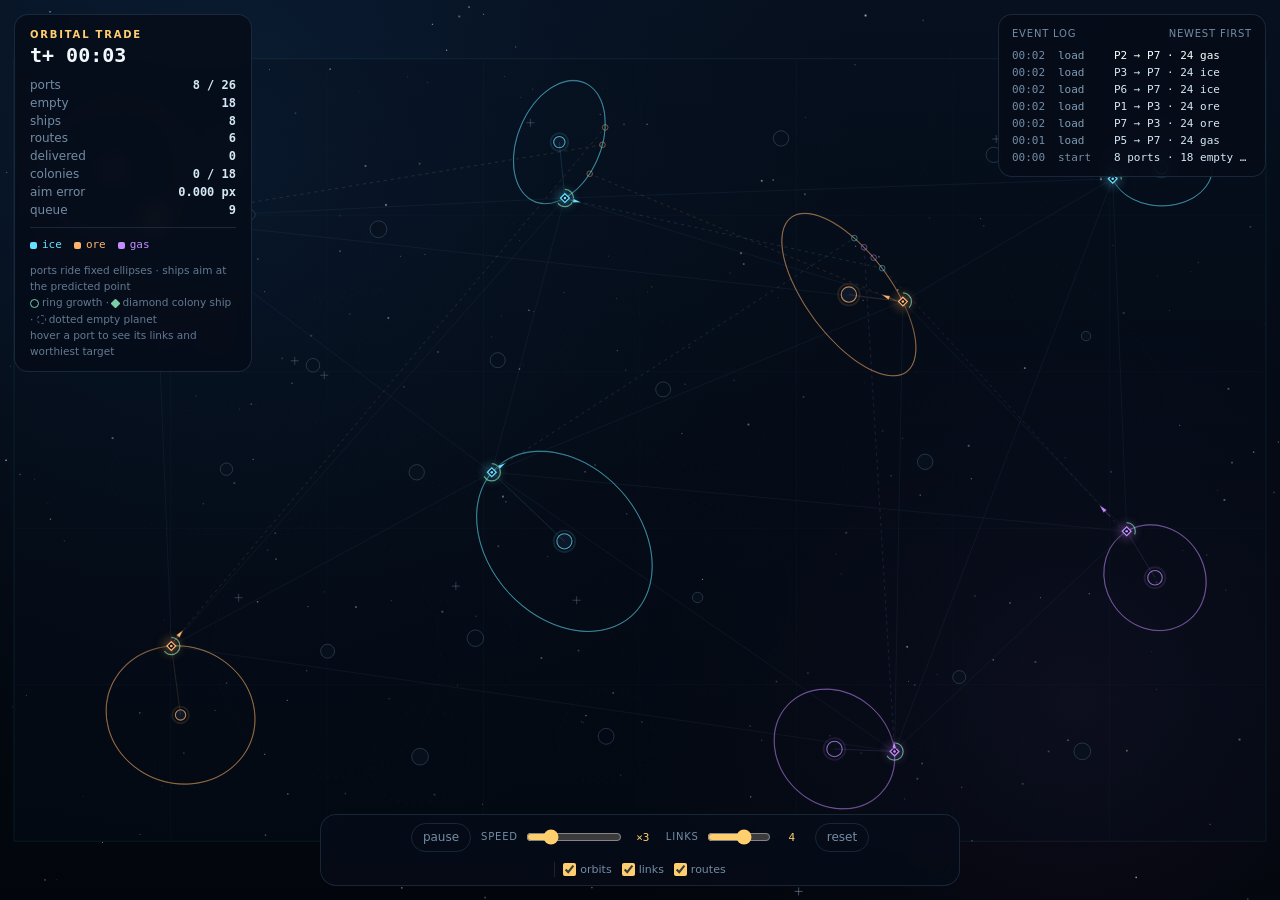
<file: orbit_trade.html>
<!DOCTYPE html>
<html lang="en">
<head>
<meta charset="utf-8">
<meta name="viewport" content="width=device-width, initial-scale=1">
<title>orbital trade · ellipse rendezvous</title>
<style>
:root {
	color-scheme: dark;
	--panel: rgba(6, 13, 25, 0.84);
	--line: rgba(126, 180, 230, 0.16);
	--text: #d6e7f5;
	--dim: #728ca6;
	--accent: #ffcf6e;
	--ice: #67e0ff;
	--ore: #ffb26b;
	--gas: #c58bff;
}

* {
	box-sizing: border-box;
}

html,
body {
	margin: 0;
	height: 100%;
	overflow: hidden;
	background: #02060c;
	color: var(--text);
	font: 13px/1.4 ui-sans-serif, system-ui, -apple-system, "Segoe UI", sans-serif;
}

#c {
	position: fixed;
	inset: 0;
	display: block;
	width: 100%;
	height: 100%;
	cursor: crosshair;
}

#hud {
	position: fixed;
	top: 14px;
	left: 14px;
	width: 238px;
	padding: 13px 15px 12px;
	border: 1px solid var(--line);
	border-radius: 14px;
	background: var(--panel);
	backdrop-filter: blur(10px);
}

.kicker {
	color: var(--accent);
	font-size: 10px;
	font-weight: 600;
	letter-spacing: 0.18em;
	text-transform: uppercase;
}

#clock {
	margin: 2px 0 10px;
	color: #f3f8fd;
	font: 600 20px/1.15 ui-monospace, SFMono-Regular, Menlo, monospace;
	font-variant-numeric: tabular-nums;
}

.stats {
	display: grid;
	gap: 1px;
}

.stat {
	display: flex;
	justify-content: space-between;
	color: var(--dim);
	font-size: 12px;
}

.stat b {
	color: var(--text);
	font-family: ui-monospace, SFMono-Regular, Menlo, monospace;
	font-variant-numeric: tabular-nums;
	font-weight: 600;
}

#legend {
	display: flex;
	gap: 12px;
	margin-top: 9px;
	padding-top: 9px;
	border-top: 1px solid var(--line);
}

.good {
	display: inline-flex;
	align-items: center;
	gap: 5px;
	color: var(--dim);
	font-family: ui-monospace, SFMono-Regular, Menlo, monospace;
	font-size: 11px;
}

.good::before {
	content: "";
	width: 7px;
	height: 7px;
	border-radius: 2px;
	background: currentColor;
}

.good.ice {
	color: var(--ice);
}

.good.ore {
	color: var(--ore);
}

.good.gas {
	color: var(--gas);
}

#hint {
	margin-top: 9px;
	color: var(--dim);
	font-size: 10.5px;
	line-height: 1.55;
	opacity: 0.85;
}

.key::before {
	content: "";
	display: inline-block;
	width: 7px;
	height: 7px;
	margin-right: 3px;
	border-radius: 50%;
	vertical-align: middle;
}

.key.ring::before {
	border: 1.5px solid #8ef0c0;
}

.key.colony::before {
	background: #8ef0c0;
	border-radius: 1px;
	transform: rotate(45deg);
}

.key.empty::before {
	border: 1px dashed #5d7891;
}

#log {
	position: fixed;
	top: 14px;
	right: 14px;
	width: 268px;
	padding: 12px 13px 10px;
	border: 1px solid var(--line);
	border-radius: 14px;
	background: var(--panel);
	backdrop-filter: blur(10px);
}

.caption {
	display: flex;
	justify-content: space-between;
	margin-bottom: 6px;
	color: var(--dim);
	font-size: 10px;
	letter-spacing: 0.08em;
	text-transform: uppercase;
}

#logBody {
	font-family: ui-monospace, SFMono-Regular, Menlo, monospace;
	font-size: 11px;
	line-height: 1.55;
}

.lrow {
	display: flex;
	gap: 6px;
	white-space: nowrap;
	overflow: hidden;
}

.lrow .lt {
	flex: none;
	width: 40px;
	color: var(--dim);
}

.lrow .lk {
	flex: none;
	width: 50px;
}

.lrow .lm {
	overflow: hidden;
	color: var(--text);
	text-overflow: ellipsis;
}

.lrow.load .lk {
	color: #7f9db5;
}

.lrow.arrive .lk {
	color: var(--ice);
}

.lrow.colony .lk {
	color: var(--accent);
}

.lrow.port .lk {
	color: #7ee3a6;
}

.lrow.start .lk {
	color: var(--dim);
}

.lrow.fresh .lm {
	color: #fff;
}

#controls {
	position: fixed;
	bottom: 14px;
	left: 50%;
	display: flex;
	align-items: center;
	justify-content: center;
	gap: 10px;
	max-width: calc(100vw - 24px);
	padding: 8px 12px;
	border: 1px solid var(--line);
	border-radius: 16px;
	background: var(--panel);
	backdrop-filter: blur(10px);
	transform: translateX(-50%);
	flex-wrap: wrap;
}

button {
	padding: 5px 11px;
	border: 1px solid var(--line);
	border-radius: 999px;
	background: transparent;
	color: var(--dim);
	font: inherit;
	font-size: 12px;
	cursor: pointer;
}

button:hover {
	border-color: rgba(126, 180, 230, 0.42);
	color: var(--text);
}

button.on {
	border-color: rgba(255, 207, 110, 0.45);
	background: rgba(255, 207, 110, 0.14);
	color: var(--accent);
}

.ctl {
	display: flex;
	align-items: center;
	gap: 6px;
	color: var(--dim);
	font-size: 10px;
	letter-spacing: 0.08em;
	text-transform: uppercase;
}

.ctl input[type="range"] {
	width: 96px;
	accent-color: var(--accent);
}

#partners {
	width: 64px;
}

.ctl output {
	min-width: 26px;
	color: var(--accent);
	font-family: ui-monospace, SFMono-Regular, Menlo, monospace;
	font-size: 11px;
	font-variant-numeric: tabular-nums;
	text-align: center;
	letter-spacing: 0;
	text-transform: none;
}

.opts {
	display: flex;
	gap: 10px;
	padding-left: 8px;
	border-left: 1px solid var(--line);
}

.opts label {
	display: flex;
	align-items: center;
	gap: 4px;
	color: var(--dim);
	font-size: 11px;
	cursor: pointer;
}

.opts input {
	accent-color: var(--accent);
	margin: 0;
}

@media (max-width: 760px) {
	#hud {
		top: 8px;
		left: 8px;
		width: 202px;
		padding: 10px 12px;
	}

	#clock {
		font-size: 17px;
	}

	.stat {
		font-size: 11px;
	}

	#log,
	#hint {
		display: none;
	}

	#controls {
		right: 8px;
		bottom: 8px;
		left: 8px;
		max-width: none;
		padding: 8px;
		transform: none;
		gap: 8px;
		justify-content: space-between;
	}

	.opts {
		display: none;
	}

	.ctl input[type="range"] {
		width: 64px;
	}
}
</style>
</head>
<body>
<canvas id="c"></canvas>

<header id="hud">
	<div class="kicker">orbital trade</div>
	<div id="clock">t+ 00:00</div>
	<div class="stats">
		<div class="stat"><span>ports</span><b id="ports">8 / 26</b></div>
		<div class="stat"><span>empty</span><b id="empty">18</b></div>
		<div class="stat"><span>ships</span><b id="ships">8</b></div>
		<div class="stat"><span>routes</span><b id="routes">0</b></div>
		<div class="stat"><span>delivered</span><b id="delivered">0</b></div>
		<div class="stat"><span>colonies</span><b id="colonies">0 / 18</b></div>
		<div class="stat"><span>aim error</span><b id="aim">0.000 px</b></div>
		<div class="stat"><span>queue</span><b id="queue">1</b></div>
	</div>
	<div id="legend">
		<span class="good ice">ice</span>
		<span class="good ore">ore</span>
		<span class="good gas">gas</span>
	</div>
	<div id="hint">ports ride fixed ellipses · ships aim at the predicted point<br>
		<span class="key ring">ring</span> growth ·
		<span class="key colony">diamond</span> colony ship ·
		<span class="key empty">dotted</span> empty planet<br>
		hover a port to see its links and worthiest target</div>
</header>

<aside id="log">
	<div class="caption"><span>event log</span><span>newest first</span></div>
	<div id="logBody"></div>
</aside>

<footer id="controls">
	<button id="pause" title="space">pause</button>
	<label class="ctl" title="simulation minutes per real second">speed
		<input id="speed" type="range" min="0.5" max="12" step="0.5" value="3">
		<output id="speedLabel">×3</output>
	</label>
	<label class="ctl" title="each port trades with its N nearest neighbours">links
		<input id="partners" type="range" min="1" max="6" step="1" value="4">
		<output id="partnersLabel">4</output>
	</label>
	<button id="reset">reset</button>
	<span class="opts">
		<label><input id="orbits" type="checkbox" checked> orbits</label>
		<label><input id="links" type="checkbox" checked> links</label>
		<label><input id="routesOn" type="checkbox" checked> routes</label>
	</span>
</footer>

<script src="exec_queue.js"></script>
<script src="orbit_sim.js"></script>
<script src="orbit_gui.js"></script>
</body>
</html>
</file>
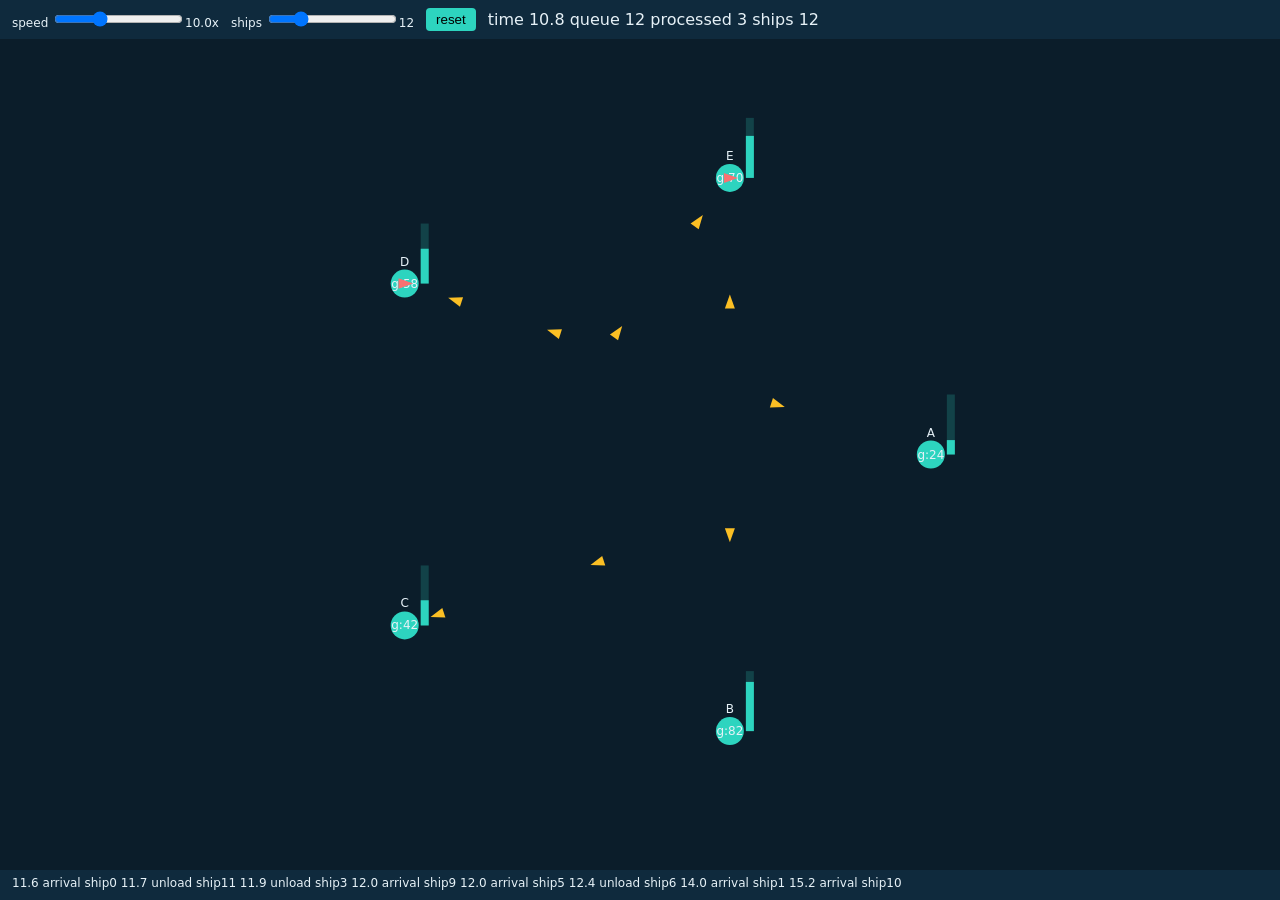
<file: Beam1/Beam-1.html>
<!DOCTYPE html>
<html lang="en">
<head>
<meta charset="utf-8">
<meta name="viewport" content="width=device-width, initial-scale=1">
<title>Sea Trade Event Queue</title>
<style>
html,body{margin:0;height:100%;background:#0b1d2a;color:#e6f1f7;font-family:system-ui,sans-serif}
#app{display:flex;flex-direction:column;height:100%}
#bar{padding:8px 12px;display:flex;gap:12px;align-items:center;flex-wrap:wrap;background:#0f2a3d}
#bar label{font-size:12px}
canvas{flex:1;display:block;background:#0b1d2a}
#info{padding:6px 12px;font-size:12px;background:#0f2a3d;min-height:18px}
button{background:#2dd4bf;border:none;border-radius:4px;padding:4px 10px;cursor:pointer}
</style>
</head>
<body>
<div id="app">
  <div id="bar">
    <label>speed <input id="speed" type="range" min="0" max="3" step="0.01" value="1"><span id="speedv">10.0</span>x</label>
    <label>ships <input id="nships" type="range" min="4" max="40" step="1" value="12"><span id="nshipsv">12</span></label>
    <button id="reset">reset</button>
    <span id="stats"></span>
  </div>
  <canvas id="c"></canvas>
  <div id="info"></div>
</div>
<script src="js/queue.js"></script>
<script src="js/main.js"></script>
</body>
</html>
</file>
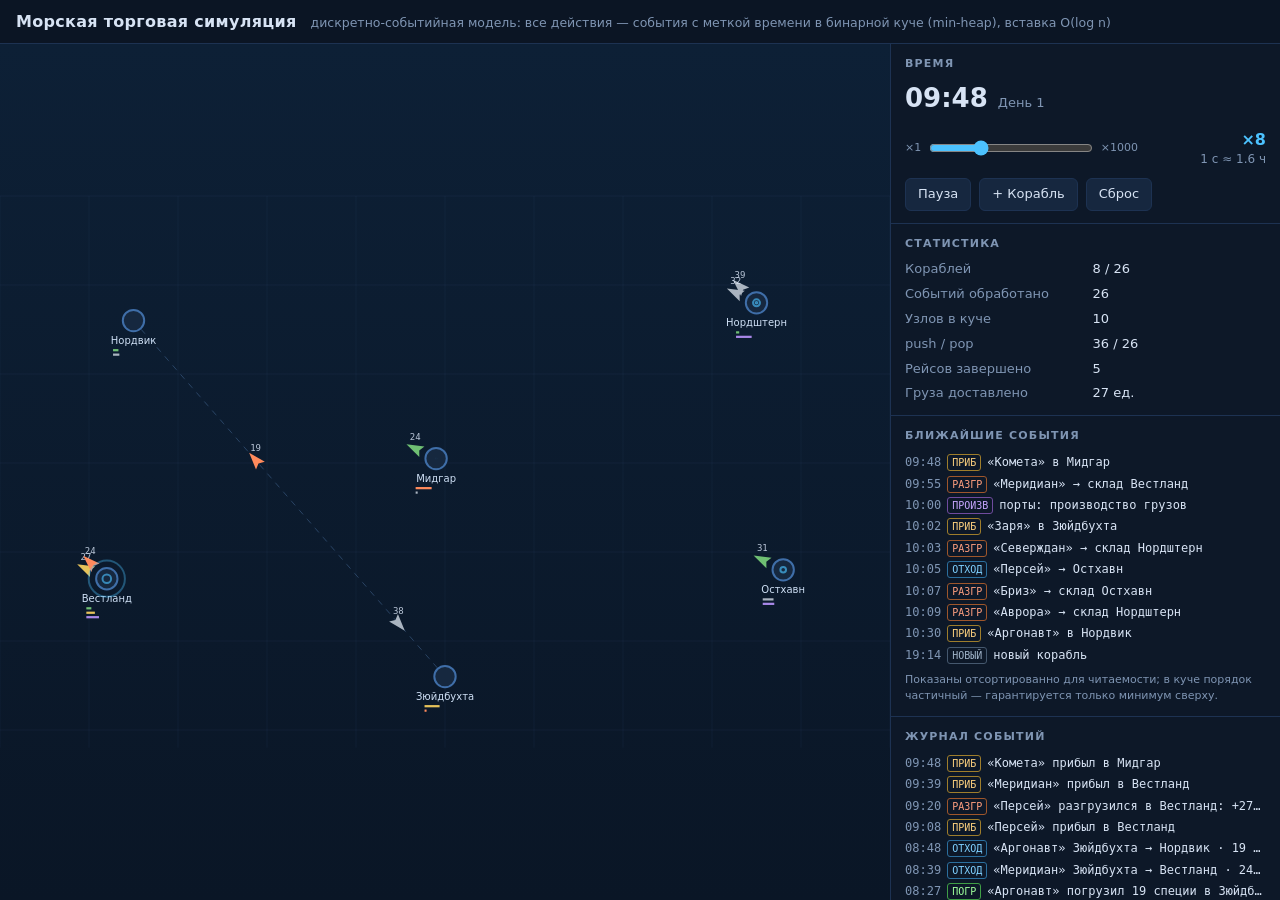
<file: prototype/GLM5.3-sea-trade-queue-demo.html>
<!DOCTYPE html>
<html lang="ru">
<head>
	<meta charset="utf-8">
	<meta name="viewport" content="width=device-width, initial-scale=1">
	<title>Морская торговля — очередь событий на min-heap</title>
	<style>
		* { box-sizing: border-box; margin: 0; padding: 0; }
		:root {
			--bg: #0b1524;
			--panel: #101d31;
			--panel2: #0d1828;
			--line: #1d3252;
			--text: #d7e3f4;
			--dim: #7f95b3;
			--accent: #4cc2ff;
		}
		html, body { height: 100%; }
		body {
			background: var(--bg);
			color: var(--text);
			font: 14px/1.45 "Segoe UI", system-ui, sans-serif;
			display: flex;
			flex-direction: column;
		}
		header {
			padding: 10px 16px;
			border-bottom: 1px solid var(--line);
			display: flex;
			align-items: baseline;
			gap: 14px;
			flex-wrap: wrap;
		}
		header h1 { font-size: 16px; font-weight: 600; letter-spacing: .3px; }
		header .sub { color: var(--dim); font-size: 12.5px; }
		main { flex: 1; display: flex; min-height: 0; }
		#mapWrap { flex: 1; position: relative; min-width: 0; }
		canvas { position: absolute; inset: 0; width: 100%; height: 100%; display: block; }
		aside {
			width: 390px;
			flex: none;
			overflow-y: auto;
			border-left: 1px solid var(--line);
			background: var(--panel2);
		}
		.block { padding: 12px 14px; border-bottom: 1px solid var(--line); }
		.block h2 {
			font-size: 11px;
			text-transform: uppercase;
			letter-spacing: 1.2px;
			color: var(--dim);
			margin-bottom: 8px;
			font-weight: 600;
		}
		.clockRow { display: flex; align-items: baseline; gap: 10px; }
		#clock { font-size: 26px; font-weight: 600; font-variant-numeric: tabular-nums; }
		#dayLabel { color: var(--dim); font-size: 13px; }
		.speedRow { display: flex; align-items: center; gap: 8px; margin-top: 10px; }
		.mm { color: var(--dim); font-size: 11px; flex: none; }
		input[type=range] { flex: 1; accent-color: var(--accent); min-width: 0; }
		#speedLabel { min-width: 120px; text-align: right; font-variant-numeric: tabular-nums; color: var(--dim); font-size: 12px; }
		#speedLabel b { color: var(--accent); font-size: 16px; }
		.btnRow { display: flex; gap: 8px; margin-top: 10px; }
		button {
			background: #16273f;
			color: var(--text);
			border: 1px solid var(--line);
			border-radius: 6px;
			padding: 6px 12px;
			cursor: pointer;
			font: inherit;
			font-size: 13px;
		}
		button:hover { border-color: var(--accent); color: #fff; }
		.statsGrid {
			display: grid;
			grid-template-columns: 1fr 1fr;
			gap: 6px 14px;
			font-variant-numeric: tabular-nums;
			font-size: 13px;
		}
		.statsGrid .k { color: var(--dim); }
		.logBox, .qBox {
			max-height: 230px;
			overflow-y: auto;
			font-size: 12px;
			font-family: ui-monospace, Consolas, monospace;
		}
		.row { display: flex; gap: 6px; padding: 2px 0; align-items: baseline; }
		.row .t { color: var(--dim); flex: none; }
		.tag {
			flex: none;
			font-size: 10px;
			padding: 0 4px;
			border-radius: 3px;
			border: 1px solid;
			line-height: 15px;
		}
		.tag.depart { color: #7fd0ff; border-color: #2b6f9e; }
		.tag.arrive { color: #ffd27f; border-color: #9e7d2b; }
		.tag.unload { color: #ff9f7f; border-color: #9e562b; }
		.tag.load { color: #9fff9c; border-color: #3f9e46; }
		.tag.produce { color: #c7a6ff; border-color: #6f4b9e; }
		.tag.spawn { color: #9fb3c8; border-color: #45586e; }
		.row .m { flex: 1; min-width: 0; white-space: nowrap; overflow: hidden; text-overflow: ellipsis; }
		.hint { color: var(--dim); font-size: 11px; margin-top: 6px; }
		.legendRow { display: flex; gap: 12px; flex-wrap: wrap; font-size: 12px; color: var(--dim); }
		.legendRow i { display: inline-block; width: 9px; height: 9px; border-radius: 2px; margin-right: 4px; vertical-align: -1px; }
		details { font-size: 12.5px; color: var(--dim); }
		details summary { cursor: pointer; color: var(--text); font-weight: 600; font-size: 12px; text-transform: uppercase; letter-spacing: 1px; }
		details p { margin-top: 8px; }
		details table { width: 100%; border-collapse: collapse; margin-top: 8px; font-size: 12px; }
		details td, details th { border: 1px solid var(--line); padding: 3px 6px; text-align: left; }
		details th { color: var(--text); font-weight: 600; }
		@media (max-width: 860px) {
			main { flex-direction: column; }
			aside { width: 100%; border-left: none; border-top: 1px solid var(--line); max-height: 55vh; }
			#mapWrap { min-height: 45vh; }
		}
	</style>
</head>
<body>
	<header>
		<h1>Морская торговая симуляция</h1>
		<span class="sub">дискретно-событийная модель: все действия — события с меткой времени в бинарной куче (min-heap), вставка O(log n)</span>
	</header>
	<main>
		<div id="mapWrap"><canvas id="sea"></canvas></div>
		<aside>
			<div class="block">
				<h2>Время</h2>
				<div class="clockRow">
					<span id="clock">08:00</span>
					<span id="dayLabel">День 1</span>
				</div>
				<div class="speedRow">
					<span class="mm">×1</span>
					<input id="speed" type="range" min="0" max="100" value="30" title="Скорость симуляции">
					<span class="mm">×1000</span>
					<span id="speedLabel"></span>
				</div>
				<div class="btnRow">
					<button id="pauseBtn">Пауза</button>
					<button id="addShipBtn">+ Корабль</button>
					<button id="resetBtn">Сброс</button>
				</div>
			</div>
			<div class="block">
				<h2>Статистика</h2>
				<div class="statsGrid">
					<span class="k">Кораблей</span><span id="stShips">—</span>
					<span class="k">Событий обработано</span><span id="stEvents">—</span>
					<span class="k">Узлов в куче</span><span id="stHeap">—</span>
					<span class="k">push / pop</span><span id="stOps">—</span>
					<span class="k">Рейсов завершено</span><span id="stTrips">—</span>
					<span class="k">Груза доставлено</span><span id="stCargo">—</span>
				</div>
			</div>
			<div class="block">
				<h2>Ближайшие события</h2>
				<div id="queueBox" class="qBox"></div>
				<div class="hint">Показаны отсортированно для читаемости; в куче порядок частичный — гарантируется только минимум сверху.</div>
			</div>
			<div class="block">
				<h2>Журнал событий</h2>
				<div id="logBox" class="logBox"></div>
			</div>
			<div class="block">
				<h2>Грузы</h2>
				<div id="legend" class="legendRow"></div>
			</div>
			<div class="block">
				<details>
					<summary>Почему min-heap, а не linked list?</summary>
					<p>Каждое действие — событие с меткой времени: отход, прибытие, разгрузка, погрузка, производство, появление корабля. Все лежат в бинарной куче на обычном JS-массиве. Главный цикл достаёт события, пока их время не превысит текущее: O(log n) на событие, «вставка в середину массива» не требуется вовсе.</p>
					<table>
						<tr><th>Структура</th><th>Вставка</th><th>Ближайшее</th><th>Заметки</th></tr>
						<tr><td>Min-heap на массиве</td><td>O(log n)</td><td>O(log n) pop, O(1) peek</td><td>стандарт игровых таймеров и DES</td></tr>
						<tr><td>Сорт. linked list</td><td>O(n) поиск + O(1) сшивка</td><td>O(1)</td><td>pointer chasing, аллокации — медленнее на практике</td></tr>
						<tr><td>Сорт. массив + splice</td><td>O(log n) поиск + O(n) сдвиг</td><td>O(1) с конца</td><td>до ~10³ событий часто быстрее кучи (memmove, кэш)</td></tr>
						<tr><td>Timing wheel</td><td>O(1)</td><td>O(1) на тик</td><td>если время дискретно фиксированным шагом</td></tr>
					</table>
					<p>При равных временах порядок стабилен благодаря ключу (t, seq) — события выполняются в порядке добавления (FIFO). Ускорение до ×1000 не меняет логику: просто за кадр обрабатывается больше событий из кучи. Погрузка берёт min(трюм, остаток на складе) — следующий корабль забирает остаток.</p>
				</details>
			</div>
		</aside>
	</main>
	<script>
		'use strict';

		// ===================== УТИЛИТЫ =====================
		const rand = (a, b) => a + Math.random() * (b - a);
		const randInt = (a, b) => Math.floor(rand(a, b + 1));
		const pick = (arr) => arr[Math.floor(Math.random() * arr.length)];
		const clamp = (v, a, b) => Math.max(a, Math.min(b, v));
		const lerp = (a, b, u) => a + (b - a) * u;

		function fmtTime(t) {
			const hh = Math.floor(t % 24);
			const mm = Math.floor((t * 60) % 60);
			return String(hh).padStart(2, '0') + ':' + String(mm).padStart(2, '0');
		}
		function fmtDay(t) {
			return 'День ' + (Math.floor(t / 24) + 1);
		}

		// ===================== ОЧЕРЕДЬ СОБЫТИЙ: БИНАРНАЯ КУЧА (min-heap) =====================
		class EventQueue {
			constructor() {
				this.heap = [];
				this.seq = 0;      // стабилизатор FIFO при равном времени
				this.pushes = 0;
				this.pops = 0;
			}
			static less(a, b) {
				return a.t < b.t || (a.t === b.t && a.seq < b.seq);
			}
			push(evt) {
				const h = this.heap;
				evt.seq = this.seq++;
				let i = h.length;
				h.push(evt);
				/* hole sift-up: the parent moves down, so compare against evt */
				while (i > 0) {
					const p = (i - 1) >> 1;
					if (!EventQueue.less(evt, h[p])) break;
					h[i] = h[p];
					i = p;
				}
				h[i] = evt;
				this.pushes++;
			}
			peek() {
				return this.heap.length ? this.heap[0] : null;
			}
			pop() {
				const h = this.heap;
				if (!h.length) return null;
				const top = h[0];
				const last = h.pop();
				if (h.length) {
					const n = h.length;
					let i = 0;
					for (;;) {
						const l = i * 2 + 1;
						if (l >= n) break;
						const r = l + 1;
						const c = r < n && EventQueue.less(h[r], h[l]) ? r : l;
						if (!EventQueue.less(h[c], last)) break;
						h[i] = h[c];
						i = c;
					}
					h[i] = last;
				}
				this.pops++;
				return top;
			}
			get size() {
				return this.heap.length;
			}
			upcoming(n) {
				return this.heap.slice().sort((a, b) => (a.t - b.t) || (a.seq - b.seq)).slice(0, n);
			}
		}

		// ===================== МИР =====================
		const CARGO = {
			wood:  { name: 'древесина', color: '#6fbf73' },
			grain: { name: 'зерно',     color: '#e6c25a' },
			spice: { name: 'специи',    color: '#ff8a5c' },
			ore:   { name: 'руда',      color: '#aab4c0' },
			cloth: { name: 'ткани',     color: '#a887e8' },
		};
		const CARGO_KEYS = Object.keys(CARGO);

		const PORTS = [
			{ id: 0, name: 'Нордвик',   x: 150, y: 140, makes: ['wood', 'ore'] },
			{ id: 1, name: 'Вестланд',  x: 120, y: 430, makes: ['grain', 'cloth'] },
			{ id: 2, name: 'Зюйдбухта', x: 500, y: 540, makes: ['spice', 'grain'] },
			{ id: 3, name: 'Остхавн',   x: 880, y: 420, makes: ['ore', 'cloth'] },
			{ id: 4, name: 'Нордштерн', x: 850, y: 120, makes: ['cloth', 'wood'] },
			{ id: 5, name: 'Мидгар',    x: 490, y: 295, makes: ['spice', 'ore'] },
		];

		const SHIP_NAMES = ['Аргонавт', 'Персей', 'Аврора', 'Заря', 'Комета', 'Северждан', 'Меридиан', 'Бриз', 'Пелин', 'Каскад', 'Ветер', 'Сокол', 'Тайфун', 'Мираж', 'Атлант', 'Нептун', 'Иртыш', 'Волна', 'Сатурн', 'Полярный', 'Зенит', 'Корсар', 'Легенда', 'Фарватер'];

		const TAGS = {
			depart: 'ОТХОД',
			arrive: 'ПРИБ',
			unload: 'РАЗГР',
			load:   'ПОГР',
			produce: 'ПРОИЗВ',
			spawn:  'НОВЫЙ',
		};

		const MAX_SHIPS = 26;
		const STOCK_MAX = 220;
		const SIM_HOURS_PER_SEC = 0.2;      // 1 реальная секунда при ×1 = 12 сим-минут
		const EVENTS_PER_FRAME_CAP = 30000; // защита от «шторма» событий при ×1000
		const WORLD_W = 1000;
		const WORLD_H = 620;

		let queue, ships, simTime, stats, shipSeq;
		let paused = false;
		let speedMult = 8;
		const fx = [];

		function schedule(t, type, ship) {
			queue.push({ t, type, ship });
		}

		function resetWorld() {
			queue = new EventQueue();
			ships = [];
			simTime = 8;   // старт в 08:00 дня 1
			shipSeq = 0;
			stats = { processed: 0, trips: 0, delivered: 0 };
			fx.length = 0;
			for (const p of PORTS) {
				p.stock = {};
				for (const k of CARGO_KEYS) p.stock[k] = 0;
				for (const k of p.makes) p.stock[k] = randInt(30, 80);
				p.dockCounter = 0;
			}
			for (let i = 0; i < 8; i++) spawnShip(simTime + rand(0, 0.5), true);
			schedule(simTime + 0.5, 'produce', null);
			schedule(simTime + rand(6, 12), 'spawn', null);
		}

		function spawnShip(t, quiet) {
			if (ships.length >= MAX_SHIPS) return;
			const port = pick(PORTS);
			const n = ++shipSeq;
			const base = SHIP_NAMES[(n - 1) % SHIP_NAMES.length];
			const ship = {
				id: n,
				name: base + (n > SHIP_NAMES.length ? ' ' + Math.ceil(n / SHIP_NAMES.length) : ''),
				capacity: randInt(18, 40),
				cargo: null,          // { type, amount }
				state: 'idle',
				portId: port.id,
				destId: null,
				route: null,          // { from, to, departT, arriveT }
				dockSlot: 0,
				v: rand(260, 420),    // мировых единиц в час
			};
			ships.push(ship);
			schedule(t + 0.05, 'load', ship);
			if (!quiet) logEvent(t, 'spawn', '«' + ship.name + '» появился в порту ' + port.name);
		}

		function travelHours(a, b, v) {
			return Math.hypot(b.x - a.x, b.y - a.y) / v;
		}

		// ===================== ОБРАБОТКА СОБЫТИЙ =====================
		function handleEvent(e) {
			const s = e.ship;
			switch (e.type) {
				case 'produce': {
					for (const p of PORTS) {
						for (const k of p.makes) {
							if (p.stock[k] < STOCK_MAX) p.stock[k] = Math.min(STOCK_MAX, p.stock[k] + randInt(2, 5));
						}
					}
					schedule(e.t + 0.5, 'produce', null);
					break;
				}
				case 'spawn': {
					spawnShip(e.t);
					schedule(e.t + rand(6, 14), 'spawn', null);
					break;
				}
				case 'depart': {
					const from = PORTS[s.portId];
					const to = PORTS[s.destId];
					const travel = travelHours(from, to, s.v);
					s.route = { from: from.id, to: to.id, departT: e.t, arriveT: e.t + travel };
					s.state = 'sailing';
					s.portId = null;
					schedule(e.t + travel, 'arrive', s);
					logEvent(e.t, 'depart', '«' + s.name + '» ' + from.name + ' → ' + to.name + (s.cargo ? ' · ' + s.cargo.amount + ' ' + CARGO[s.cargo.type].name : ''));
					break;
				}
				case 'arrive': {
					const p = PORTS[s.route.to];
					s.portId = p.id;
					s.dockSlot = p.dockCounter++ % 8;
					s.state = 'unloading';
					s.route = null;
					stats.trips++;
					schedule(e.t + rand(0.15, 0.45), 'unload', s);
					if (fx.length < 80) fx.push({ x: p.x, y: p.y, t0: performance.now() });
					logEvent(e.t, 'arrive', '«' + s.name + '» прибыл в ' + p.name);
					break;
				}
				case 'unload': {
					const p = PORTS[s.portId];
					if (s.cargo) {
						p.stock[s.cargo.type] = Math.min(STOCK_MAX, p.stock[s.cargo.type] + s.cargo.amount);
						stats.delivered += s.cargo.amount;
						logEvent(e.t, 'unload', '«' + s.name + '» разгрузился в ' + p.name + ': +' + s.cargo.amount + ' ' + CARGO[s.cargo.type].name);
						s.cargo = null;
					}
					s.state = 'loading';
					schedule(e.t + rand(0.15, 0.4), 'load', s);
					break;
				}
				case 'load': {
					const p = PORTS[s.portId];
					const candidates = CARGO_KEYS.filter((k) => p.stock[k] >= 6);
					if (!candidates.length) {
						s.state = 'idle';   // склад пуст — попробуем позже
						schedule(e.t + 0.4, 'load', s);
						break;
					}
					// взвешенный выбор груза по остаткам
					let total = 0;
					for (const k of candidates) total += p.stock[k];
					let r = Math.random() * total;
					let type = candidates[0];
					for (const k of candidates) {
						r -= p.stock[k];
						if (r <= 0) { type = k; break; }
					}
					const amount = Math.min(s.capacity, p.stock[type]);
					p.stock[type] -= amount;
					s.cargo = { type, amount };
					const demand = PORTS.filter((q) => q.id !== p.id && !q.makes.includes(type));
					const dest = demand.length ? pick(demand) : pick(PORTS.filter((q) => q.id !== p.id));
					s.destId = dest.id;
					s.state = 'loading';
					logEvent(e.t, 'load', '«' + s.name + '» погрузил ' + amount + ' ' + CARGO[type].name + ' в ' + p.name + (amount < s.capacity ? ' (взял часть — остаток ждёт следующего)' : '') + ' → ' + dest.name);
					schedule(e.t + rand(0.2, 0.5), 'depart', s);
					break;
				}
			}
			stats.processed++;
		}

		// ===================== ГЛАВНЫЙ ЦИКЛ =====================
		let lastFrame = performance.now();

		function frame(now) {
			requestAnimationFrame(frame);
			const dtReal = clamp((now - lastFrame) / 1000, 0, 0.1);
			lastFrame = now;
			if (!paused) {
				const target = simTime + dtReal * SIM_HOURS_PER_SEC * speedMult;
				let lastEventT = simTime;
				let processed = 0;
				let ev;
				while ((ev = queue.peek()) && ev.t <= target && processed < EVENTS_PER_FRAME_CAP) {
					queue.pop();
					handleEvent(ev);
					lastEventT = ev.t;
					processed++;
				}
				simTime = processed >= EVENTS_PER_FRAME_CAP ? lastEventT : target;
			}
			draw();
			maybeUpdateUI(now);
		}

		// ===================== РЕНДЕР =====================
		const canvas = document.getElementById('sea');
		const ctx = canvas.getContext('2d');
		let W = 0, H = 0, DPR = 1;

		function resize() {
			const r = canvas.parentElement.getBoundingClientRect();
			DPR = window.devicePixelRatio || 1;
			W = r.width;
			H = r.height;
			canvas.width = Math.max(1, Math.round(W * DPR));
			canvas.height = Math.max(1, Math.round(H * DPR));
		}
		window.addEventListener('resize', resize);

		function worldToScreen(x, y) {
			const s = Math.min(W / WORLD_W, H / WORLD_H);
			const ox = (W - WORLD_W * s) / 2;
			const oy = (H - WORLD_H * s) / 2;
			return [ox + x * s, oy + y * s, s];
		}

		function shipPos(s) {
			if (s.state === 'sailing' && s.route) {
				const r = s.route;
				const u = clamp((simTime - r.departT) / (r.arriveT - r.departT), 0, 1);
				const a = PORTS[r.from];
				const b = PORTS[r.to];
				return { x: lerp(a.x, b.x, u), y: lerp(a.y, b.y, u), ang: Math.atan2(b.y - a.y, b.x - a.x) };
			}
			const p = PORTS[s.portId];
			const ang = -Math.PI / 2 + (s.dockSlot - 3.5) * 0.32;
			return { x: p.x + Math.cos(ang) * 26, y: p.y + Math.sin(ang) * 26, ang };
		}

		function daylight(t) {
			const h = t % 24;
			const rise = 5.5, set = 21;
			if (h < rise || h > set + 1.5) return 0;
			if (h < rise + 1.5) return (h - rise) / 1.5;
			if (h > set) return 1 - (h - set) / 1.5;
			return 1;
		}

		function draw() {
			ctx.setTransform(DPR, 0, 0, DPR, 0, 0);
			const g = ctx.createLinearGradient(0, 0, 0, H);
			g.addColorStop(0, '#0d2036');
			g.addColorStop(1, '#0a1626');
			ctx.fillStyle = g;
			ctx.fillRect(0, 0, W, H);

			// сетка
			ctx.strokeStyle = 'rgba(120,160,220,0.05)';
			ctx.lineWidth = 1;
			for (let x = 0; x <= WORLD_W; x += 100) {
				const [x1, y1] = worldToScreen(x, 0);
				const [x2, y2] = worldToScreen(x, WORLD_H);
				ctx.beginPath();
				ctx.moveTo(x1, y1);
				ctx.lineTo(x2, y2);
				ctx.stroke();
			}
			for (let y = 0; y <= WORLD_H; y += 100) {
				const [x1, y1] = worldToScreen(0, y);
				const [x2, y2] = worldToScreen(WORLD_W, y);
				ctx.beginPath();
				ctx.moveTo(x1, y1);
				ctx.lineTo(x2, y2);
				ctx.stroke();
			}

			// активные маршруты
			ctx.setLineDash([6, 6]);
			ctx.strokeStyle = 'rgba(130,180,255,0.14)';
			for (const s of ships) {
				if (s.state !== 'sailing' || !s.route) continue;
				const a = PORTS[s.route.from];
				const b = PORTS[s.route.to];
				const [x1, y1] = worldToScreen(a.x, a.y);
				const [x2, y2] = worldToScreen(b.x, b.y);
				ctx.beginPath();
				ctx.moveTo(x1, y1);
				ctx.lineTo(x2, y2);
				ctx.stroke();
			}
			ctx.setLineDash([]);

			// порты
			for (const p of PORTS) {
				const [x, y, s] = worldToScreen(p.x, p.y);
				const R = 12 * s;
				ctx.beginPath();
				ctx.arc(x, y, R, 0, Math.PI * 2);
				ctx.fillStyle = '#16283f';
				ctx.fill();
				ctx.lineWidth = 2;
				ctx.strokeStyle = '#3f6ea8';
				ctx.stroke();
				ctx.fillStyle = '#cfe0f5';
				ctx.font = Math.max(10, 11 * s) + 'px system-ui, sans-serif';
				ctx.textAlign = 'center';
				ctx.fillText(p.name, x, y + R + 14 * s);
				let by = y + R + 20 * s;
				for (const k of CARGO_KEYS) {
					const st = p.stock ? p.stock[k] : 0;
					if (st <= 0) continue;
					const w = clamp(st / STOCK_MAX, 0.05, 1) * 46 * s;
					ctx.fillStyle = CARGO[k].color;
					ctx.fillRect(x - 23 * s, by, w, 2.5 * s);
					by += 5 * s;
				}
			}

			// корабли
			for (const s of ships) {
				const pos = shipPos(s);
				const [x, y, sc] = worldToScreen(pos.x, pos.y);
				const size = 11 * sc;
				ctx.save();
				ctx.translate(x, y);
				ctx.rotate(pos.ang);
				ctx.beginPath();
				ctx.moveTo(size, 0);
				ctx.lineTo(-size * 0.75, size * 0.6);
				ctx.lineTo(-size * 0.45, 0);
				ctx.lineTo(-size * 0.75, -size * 0.6);
				ctx.closePath();
				ctx.fillStyle = s.cargo ? CARGO[s.cargo.type].color : '#8fa7c4';
				ctx.fill();
				ctx.restore();
				if (s.cargo && sc > 0.5) {
					ctx.fillStyle = 'rgba(215,227,244,0.85)';
					ctx.font = Math.max(9, 9 * sc) + 'px ui-monospace, monospace';
					ctx.textAlign = 'center';
					ctx.fillText(String(s.cargo.amount), x, y - 10 * sc);
				}
			}

			// кольца прибытия
			const nowMs = performance.now();
			for (let i = fx.length - 1; i >= 0; i--) {
				const f = fx[i];
				const age = (nowMs - f.t0) / 900;
				if (age >= 1) {
					fx.splice(i, 1);
					continue;
				}
				const [x, y, s] = worldToScreen(f.x, f.y);
				ctx.beginPath();
				ctx.arc(x, y, age * 42 * s, 0, Math.PI * 2);
				ctx.strokeStyle = 'rgba(76,194,255,' + ((1 - age) * 0.7).toFixed(3) + ')';
				ctx.lineWidth = 2;
				ctx.stroke();
			}

			// ночь
			const night = 1 - daylight(simTime);
			if (night > 0.01) {
				ctx.fillStyle = 'rgba(8,18,48,' + (night * 0.38).toFixed(3) + ')';
				ctx.fillRect(0, 0, W, H);
			}
		}

		// ===================== UI =====================
		const logBox = document.getElementById('logBox');

		let lastLogMs = 0;
		function logEvent(t, type, msg) {
				const nowMs = performance.now();
				if (nowMs - lastLogMs < 90 && stats.processed > 8) return; // скачок: тысячи событий за кадр
				lastLogMs = nowMs;
			const div = document.createElement('div');
			div.className = 'row';
			div.innerHTML = '<span class="t">' + fmtTime(t) + '</span><span class="tag ' + type + '">' + (TAGS[type] || '') + '</span><span class="m">' + msg + '</span>';
			logBox.prepend(div);
			while (logBox.children.length > 60) logBox.lastChild.remove();
		}

		function eventShort(e) {
			if (e.type === 'produce') return 'порты: производство грузов';
			if (e.type === 'spawn') return 'новый корабль';
			const s = e.ship;
			if (!s) return '';
			if (e.type === 'depart') return '«' + s.name + '» → ' + (PORTS[s.destId] ? PORTS[s.destId].name : '?');
			if (e.type === 'arrive' && s.route) return '«' + s.name + '» в ' + PORTS[s.route.to].name;
			if (e.type === 'unload') return '«' + s.name + '» → склад ' + PORTS[s.portId].name;
			if (e.type === 'load') return '«' + s.name + '» в ' + PORTS[s.portId].name;
			return '';
		}

		let lastUI = 0;
		function maybeUpdateUI(now) {
			if (now - lastUI < 160) return;
			lastUI = now;
			document.getElementById('clock').textContent = fmtTime(simTime);
			document.getElementById('dayLabel').textContent = fmtDay(simTime);
			document.getElementById('stShips').textContent = ships.length + ' / ' + MAX_SHIPS;
			document.getElementById('stEvents').textContent = stats.processed.toLocaleString('ru-RU');
			document.getElementById('stHeap').textContent = queue.size.toLocaleString('ru-RU');
			document.getElementById('stOps').textContent = queue.pushes.toLocaleString('ru-RU') + ' / ' + queue.pops.toLocaleString('ru-RU');
			document.getElementById('stTrips').textContent = stats.trips.toLocaleString('ru-RU');
			document.getElementById('stCargo').textContent = stats.delivered.toLocaleString('ru-RU') + ' ед.';
			const qb = document.getElementById('queueBox');
			const up = queue.upcoming(12);
			qb.innerHTML = up.map((e) =>
				'<div class="row"><span class="t">' + fmtTime(e.t) + '</span><span class="tag ' + e.type + '">' + (TAGS[e.type] || '') + '</span><span class="m">' + eventShort(e) + '</span></div>'
			).join('') || '<div class="row"><span class="m">— очередь пуста —</span></div>';
		}

		const speedInput = document.getElementById('speed');
		const speedLabel = document.getElementById('speedLabel');
		function speedFromSlider(v) {
			return Math.round(Math.pow(10, v / 100 * 3)); // ×1 … ×1000
		}
		function updateSpeedLabel() {
			const hps = SIM_HOURS_PER_SEC * speedMult;
			const per = hps >= 1 ? hps.toFixed(1) + ' ч' : (hps * 60).toFixed(0) + ' мин';
			speedLabel.innerHTML = '<b>×' + speedMult + '</b><br>1 с ≈ ' + per;
		}
		speedInput.addEventListener('input', () => {
			speedMult = speedFromSlider(+speedInput.value);
			updateSpeedLabel();
		});

		const pauseBtn = document.getElementById('pauseBtn');
		pauseBtn.addEventListener('click', () => {
			paused = !paused;
			pauseBtn.textContent = paused ? 'Продолжить' : 'Пауза';
		});
		document.getElementById('addShipBtn').addEventListener('click', () => spawnShip(simTime));
		document.getElementById('resetBtn').addEventListener('click', () => {
			logBox.innerHTML = '';
			resetWorld();
		});

		document.getElementById('legend').innerHTML = CARGO_KEYS.map((k) =>
			'<span><i style="background:' + CARGO[k].color + '"></i>' + CARGO[k].name + '</span>'
		).join('') + '<span><i style="background:#8fa7c4"></i>порожний</span>';

		// ===================== СТАРТ =====================
		resize();
		resetWorld();
		updateSpeedLabel();
		requestAnimationFrame(frame);
	</script>
</body>
</html>
</file>
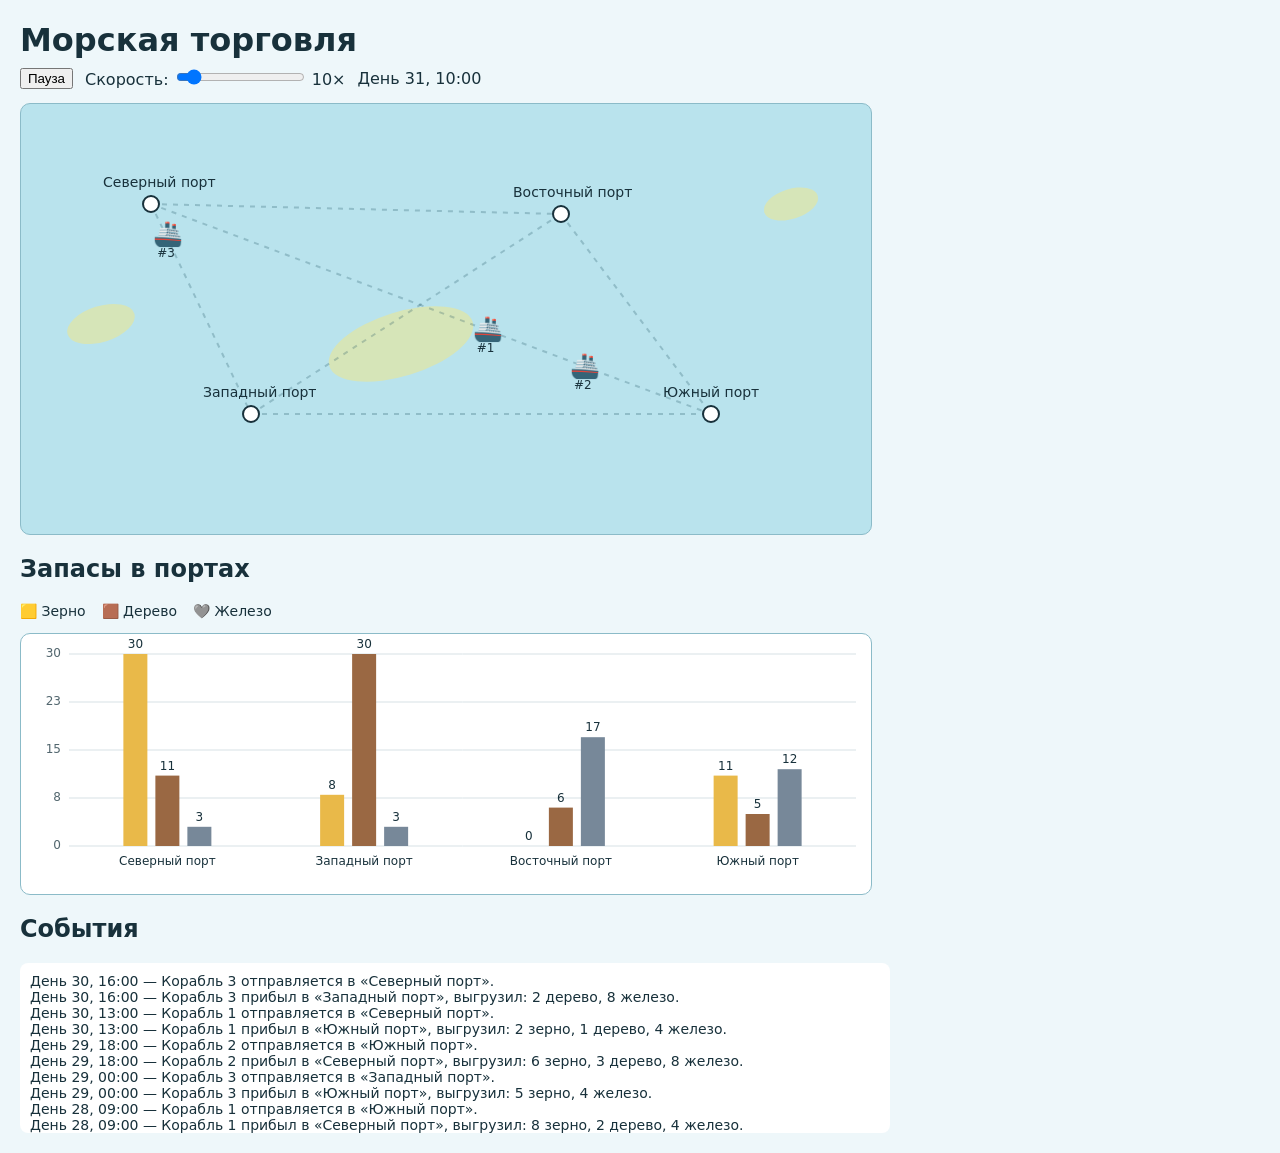
<file: prototype/GPT6Luna.html>
<!doctype html>
<html lang="ru">
<head>
  <meta charset="utf-8">
  <meta name="viewport" content="width=device-width, initial-scale=1">
  <title>Морская торговля</title>
  <style>
    body {
      margin: 20px;
      font: 16px system-ui, sans-serif;
      background: #eef7fa;
      color: #18313b;
    }

    h1 { margin-bottom: 8px; }

    .controls {
      display: flex;
      align-items: center;
      gap: 12px;
      flex-wrap: wrap;
    }

    canvas {
      display: block;
      width: min(100%, 850px);
      border: 1px solid #8bbbc8;
      border-radius: 10px;
      margin: 14px 0;
    }

    #map { background: #b9e3ed; }
    #stockChart { background: white; }

    #ports, #log { max-width: 850px; }

    #log {
      height: 150px;
      overflow: auto;
      background: white;
      padding: 10px;
      border-radius: 8px;
      font-size: 14px;
    }

    .legend {
      display: flex;
      gap: 16px;
      flex-wrap: wrap;
      font-size: 14px;
    }
  </style>
</head>

<body>
  <h1>Морская торговля</h1>

  <div class="controls">
    <button id="toggle">Пауза</button>
    <label>
      Скорость:
      <input id="speed" type="range" min="1" max="100" value="10">
      <span id="speedLabel">10×</span>
    </label>
    <span id="clock"></span>
  </div>

  <canvas id="map" width="850" height="430"></canvas>

  <h2>Запасы в портах</h2>
  <div class="legend">
    <span>🟨 Зерно</span>
    <span>🟫 Дерево</span>
    <span>🩶 Железо</span>
  </div>
  <canvas id="stockChart" width="850" height="260"></canvas>

  <h2>События</h2>
  <div id="log"></div>

<script>
const mapCanvas = document.querySelector("#map");
const mapCtx = mapCanvas.getContext("2d");
const chartCanvas = document.querySelector("#stockChart");
const chartCtx = chartCanvas.getContext("2d");
// cached once: the frame loop must not query the dom every frame
const speedInput = document.querySelector("#speed");
const speedLabelEl = document.querySelector("#speedLabel");
const clockEl = document.querySelector("#clock");
const logEl = document.querySelector("#log");

const ports = [
  { name: "Северный порт", x: 130, y: 100, stock: { зерно: 30, дерево: 8, железо: 5 } },
  { name: "Западный порт", x: 230, y: 310, stock: { зерно: 8, дерево: 30, железо: 5 } },
  { name: "Восточный порт", x: 540, y: 110, stock: { зерно: 5, дерево: 8, железо: 30 } },
  { name: "Южный порт", x: 690, y: 310, stock: { зерно: 20, дерево: 15, железо: 10 } }
];

const goods = ["зерно", "дерево", "железо"];
const goodsColors = {
  зерно: "#e9b949",
  дерево: "#9a6843",
  железо: "#778899"
};

// Минимальная куча: событие с самым ранним временем всегда находится наверху.
class EventQueue {
  constructor() {
    this.items = [];
  }

  push(event) {
    const a = this.items;
    a.push(event);

    let i = a.length - 1;
    while (i > 0) {
      const parent = (i - 1) >> 1;
      if (a[parent].time <= event.time) break;

      a[i] = a[parent];
      i = parent;
    }

    a[i] = event;
  }

  pop() {
    const a = this.items;
    if (a.length === 0) return null;

    const first = a[0];
    const last = a.pop();

    if (a.length > 0) {
      let i = 0;

      while (true) {
        let child = i * 2 + 1;
        if (child >= a.length) break;

        if (child + 1 < a.length && a[child + 1].time < a[child].time) {
          child++;
        }

        if (a[child].time >= last.time) break;

        a[i] = a[child];
        i = child;
      }

      a[i] = last;
    }

    return first;
  }

  peek() {
    return this.items[0] ?? null;
  }
}

const queue = new EventQueue();
let now = 0; // игровое время в часах
let paused = false;
let lastFrame = performance.now();
let nextShipId = 1;

const ships = [
  { id: nextShipId++, from: 0, to: 1, cargo: [] },
  { id: nextShipId++, from: 2, to: 3, cargo: [] },
  { id: nextShipId++, from: 1, to: 2, cargo: [] }
];

function formatTime(hours) {
  const day = Math.floor(hours / 24) + 1;
  const hour = Math.floor(hours % 24);
  return `День ${day}, ${String(hour).padStart(2, "0")}:00`;
}

const LOG_ROWS = 120;

function log(text, eventTime = now) {
  const line = document.createElement("div");
  line.textContent = `${formatTime(eventTime)} — ${text}`;
  logEl.prepend(line);
  // two rows per arrival at x100: an untrimmed log grows without bound
  while (logEl.children.length > LOG_ROWS) logEl.lastChild.remove();
}

function calculateTravelTime(from, to) {
  const a = ports[from];
  const b = ports[to];
  const distance = Math.hypot(b.x - a.x, b.y - a.y);

  // Демонстрационная модель: расстояние влияет на время пути.
  return Math.round(distance / 12) + 2;
}

function scheduleArrival(ship, from, to, departureTime) {
  const travelHours = calculateTravelTime(from, to);

  ship.from = from;
  ship.to = to;
  ship.departureTime = departureTime;
  ship.arrivalTime = departureTime + travelHours;

  queue.push({
    time: ship.arrivalTime,
    type: "arrival",
    ship
  });
}

function loadCargo(port) {
  const cargo = [];

  for (const good of goods) {
    const amount = Math.min(
      port.stock[good],
      Math.floor(Math.random() * 9)
    );

    if (amount > 0) {
      port.stock[good] -= amount;
      cargo.push({ good, amount });
    }
  }

  return cargo;
}

function chooseNextPort(currentPortIndex) {
  let destination;

  do {
    destination = Math.floor(Math.random() * ports.length);
  } while (destination === currentPortIndex);

  return destination;
}

function handleArrival(ship, eventTime) {
  const port = ports[ship.to];

  // Выгрузить весь груз в запасы порта.
  for (const item of ship.cargo) {
    port.stock[item.good] += item.amount;
  }

  const unloaded = ship.cargo
    .map(item => `${item.amount} ${item.good}`)
    .join(", ") || "пустой трюм";

  ship.cargo = [];

  log(
    `Корабль ${ship.id} прибыл в «${port.name}», выгрузил: ${unloaded}.`,
    eventTime
  );

  // Загрузить доступные товары и сразу запланировать следующий рейс.
  ship.cargo = loadCargo(port);

  const from = ship.to;
  const destination = chooseNextPort(from);

  log(
    `Корабль ${ship.id} отправляется в «${ports[destination].name}».`,
    eventTime
  );

  // Важно: отправление отсчитывается от времени события,
  // а не от текущего времени кадра.
  scheduleArrival(ship, from, destination, eventTime);
}

function drawMap() {
  const ctx = mapCtx;
  ctx.clearRect(0, 0, mapCanvas.width, mapCanvas.height);

  // Декоративные острова.
  ctx.fillStyle = "#d6e5b8";

  for (const [x, y, rx, ry] of [
    [380, 240, 75, 32],
    [80, 220, 35, 18],
    [770, 100, 28, 15]
  ]) {
    ctx.beginPath();
    ctx.ellipse(x, y, rx, ry, -0.3, 0, Math.PI * 2);
    ctx.fill();
  }

  // Возможные маршруты.
  ctx.strokeStyle = "rgba(25, 77, 94, .25)";
  ctx.setLineDash([5, 6]);

  for (let i = 0; i < ports.length; i++) {
    for (let j = i + 1; j < ports.length; j++) {
      ctx.beginPath();
      ctx.moveTo(ports[i].x, ports[i].y);
      ctx.lineTo(ports[j].x, ports[j].y);
      ctx.stroke();
    }
  }

  ctx.setLineDash([]);

  // Корабли движутся согласно игровому времени.
  for (const ship of ships) {
    const from = ports[ship.from];
    const to = ports[ship.to];

    const progress = Math.max(0, Math.min(1,
      (now - ship.departureTime) /
      (ship.arrivalTime - ship.departureTime)
    ));

    const x = from.x + (to.x - from.x) * progress;
    const y = from.y + (to.y - from.y) * progress;

    ctx.font = "24px sans-serif";
    ctx.fillText("🚢", x - 12, y + 8);

    ctx.font = "12px system-ui";
    ctx.fillStyle = "#18313b";
    ctx.fillText(`#${ship.id}`, x - 8, y + 23);
  }

  // Порты.
  for (const port of ports) {
    ctx.fillStyle = "#fff";
    ctx.beginPath();
    ctx.arc(port.x, port.y, 8, 0, Math.PI * 2);
    ctx.fill();

    ctx.strokeStyle = "#18313b";
    ctx.lineWidth = 2;
    ctx.stroke();

    ctx.fillStyle = "#18313b";
    ctx.font = "14px system-ui";
    ctx.fillText(port.name, port.x - 48, port.y - 17);
  }
}

function drawStockChart() {
  const ctx = chartCtx;
  const width = chartCanvas.width;
  const height = chartCanvas.height;

  ctx.clearRect(0, 0, width, height);

  const margin = { left: 48, right: 15, top: 20, bottom: 48 };
  const chartHeight = height - margin.top - margin.bottom;
  const chartWidth = width - margin.left - margin.right;

  const maxStock = Math.max(
    20,
    ...ports.flatMap(port => goods.map(good => port.stock[good]))
  );

  // Ось и горизонтальные ориентиры.
  ctx.font = "12px system-ui";
  ctx.textAlign = "right";
  ctx.textBaseline = "middle";
  ctx.strokeStyle = "#d7e1e5";
  ctx.fillStyle = "#52666e";

  for (let i = 0; i <= 4; i++) {
    const value = Math.round(maxStock * i / 4);
    const y = margin.top + chartHeight - chartHeight * i / 4;

    ctx.beginPath();
    ctx.moveTo(margin.left, y);
    ctx.lineTo(width - margin.right, y);
    ctx.stroke();

    ctx.fillText(String(value), margin.left - 8, y);
  }

  const groupWidth = chartWidth / ports.length;
  const barWidth = 24;
  const barGap = 8;

  ports.forEach((port, portIndex) => {
    const groupCenter = margin.left + groupWidth * (portIndex + 0.5);
    const totalBarsWidth = goods.length * barWidth + (goods.length - 1) * barGap;
    const startX = groupCenter - totalBarsWidth / 2;

    goods.forEach((good, goodIndex) => {
      const amount = port.stock[good];
      const barHeight = chartHeight * amount / maxStock;
      const x = startX + goodIndex * (barWidth + barGap);
      const y = margin.top + chartHeight - barHeight;

      ctx.fillStyle = goodsColors[good];
      ctx.fillRect(x, y, barWidth, barHeight);

      ctx.fillStyle = "#18313b";
      ctx.textAlign = "center";
      ctx.textBaseline = "bottom";
      ctx.fillText(String(amount), x + barWidth / 2, y - 3);
    });

    ctx.fillStyle = "#18313b";
    ctx.textAlign = "center";
    ctx.textBaseline = "top";
    ctx.fillText(port.name, groupCenter, height - margin.bottom + 10);
  });
}

function update() {
  const speed = Number(speedInput.value);
  speedLabelEl.textContent = `${speed}×`;

  const realSeconds = Math.min(
    (performance.now() - lastFrame) / 1000,
    0.1
  );
  lastFrame = performance.now();

  if (!paused) {
    // При 1× одна реальная секунда равна 60 игровым часам.
    now += realSeconds * speed * 60;
  }

  // Выполнить все события, уже наступившие к текущему игровому времени.
  // Обработчик может добавить новое событие — цикл проверит и его тоже.
  let event;
  let processed = 0;
  let lastEventT = now;

  while ((event = queue.peek()) && event.time <= now && processed < 10000) {
    queue.pop();
    lastEventT = event.time;
    handleArrival(event.ship, event.time);
    processed++;
  }

  // a capped frame holds the clock at the last event instead of skipping it
  if (processed >= 10000) now = lastEventT;

  clockEl.textContent = formatTime(now);

  drawMap();
  drawStockChart();

  requestAnimationFrame(update);
}

document.querySelector("#toggle").addEventListener("click", event => {
  paused = !paused;
  event.currentTarget.textContent = paused ? "Продолжить" : "Пауза";
});

speedInput.addEventListener("input", event => {
  speedLabelEl.textContent = `${event.target.value}×`;
});

// Запустить первые рейсы.
for (const ship of ships) {
  ship.cargo = loadCargo(ports[ship.from]);
  scheduleArrival(ship, ship.from, ship.to, 0);
}

update();
</script>
</body>
</html>
</file>
<file: style.css>
:root {
	color-scheme: dark;
	--panel: rgba(7, 24, 36, 0.78);
	--line: rgba(120, 190, 230, 0.18);
	--text: #cfe6f3;
	--dim: #6b93a9;
	--accent: #6fd3ff;
	--r: #ff5f6d;
	--g: #48d18d;
	--b: #4f9dff;
}

* {
	box-sizing: border-box;
}

html,
body {
	margin: 0;
	height: 100%;
	overflow: hidden;
	background: #04121d;
	color: var(--text);
	font: 13px/1.4 ui-sans-serif, system-ui, -apple-system, "Segoe UI", sans-serif;
}

#app,
#c {
	position: fixed;
	inset: 0;
}

canvas {
	display: block;
	width: 100%;
	height: 100%;
}

.caption {
	display: flex;
	justify-content: space-between;
	margin-bottom: 4px;
	color: var(--dim);
	font-size: 10px;
	letter-spacing: 0.06em;
	text-transform: uppercase;
}

#hud {
	position: fixed;
	top: 14px;
	left: 14px;
	width: 218px;
	padding: 12px 14px 11px;
	border: 1px solid var(--line);
	border-radius: 12px;
	background: var(--panel);
	backdrop-filter: blur(8px);
}

#clock {
	margin-bottom: 8px;
	color: var(--accent);
	font: 600 17px/1.2 ui-monospace, SFMono-Regular, Menlo, monospace;
	letter-spacing: 0.02em;
}

.stat {
	display: flex;
	justify-content: space-between;
	padding: 2px 0;
	color: var(--dim);
}

.stat b {
	color: var(--text);
	font-family: ui-monospace, SFMono-Regular, Menlo, monospace;
	font-variant-numeric: tabular-nums;
	font-weight: 600;
}

#legend {
	display: flex;
	gap: 12px;
	margin-top: 8px;
	padding-top: 8px;
	border-top: 1px solid var(--line);
}

.good {
	display: inline-flex;
	align-items: center;
	gap: 5px;
	color: var(--dim);
	font-family: ui-monospace, SFMono-Regular, Menlo, monospace;
}

.good::before {
	content: "";
	width: 8px;
	height: 8px;
	border-radius: 2px;
	background: currentColor;
}

.good.r {
	color: var(--r);
}

.good.g {
	color: var(--g);
}

.good.b {
	color: var(--b);
}

#hint {
	margin-top: 7px;
	color: var(--dim);
	font-size: 11px;
	opacity: 0.8;
}

#timeline {
	margin-top: 8px;
	padding-top: 8px;
	border-top: 1px solid var(--line);
}

#qtl {
	display: block;
	width: 100%;
	height: 44px;
}

/* event log: rows are preallocated, the sim keeps a ring of the newest events */
#log {
	position: fixed;
	top: 14px;
	right: 14px;
	width: 250px;
	padding: 12px 12px 10px;
	border: 1px solid var(--line);
	border-radius: 12px;
	background: var(--panel);
	backdrop-filter: blur(8px);
}

#logBody {
	font-family: ui-monospace, SFMono-Regular, Menlo, monospace;
	font-size: 11px;
	line-height: 1.55;
}

.lrow {
	display: flex;
	gap: 6px;
	white-space: nowrap;
	overflow: hidden;
}

.lrow .lt {
	flex: none;
	width: 52px;
	color: var(--dim);
}

.lrow .lk {
	flex: none;
	width: 54px;
	color: var(--accent);
}

.lrow .lm {
	overflow: hidden;
	color: var(--text);
	text-overflow: ellipsis;
}

.lrow.consume .lk {
	color: #7fd3c0;
}

.lrow.dispatch .lk {
	color: #9fb6c9;
}

.lrow.fresh .lm {
	color: #fff;
}

#controls {
	position: fixed;
	bottom: 16px;
	left: 50%;
	display: flex;
	align-items: center;
	gap: 10px;
	padding: 9px 12px;
	border: 1px solid var(--line);
	border-radius: 999px;
	background: var(--panel);
	backdrop-filter: blur(8px);
	transform: translateX(-50%);
}

button {
	padding: 5px 11px;
	border: 1px solid var(--line);
	border-radius: 999px;
	background: transparent;
	color: var(--dim);
	font: inherit;
	cursor: pointer;
}

button:hover {
	border-color: rgba(120, 190, 230, 0.4);
	color: var(--text);
}

button.on {
	border-color: rgba(111, 211, 255, 0.45);
	background: rgba(111, 211, 255, 0.14);
	color: var(--accent);
}

.seg {
	display: flex;
	gap: 4px;
	padding: 3px;
	border-radius: 999px;
	background: rgba(3, 14, 22, 0.5);
}

#speed {
	width: 170px;
	accent-color: var(--accent);
}

#fleet {
	width: 92px;
	accent-color: var(--accent);
}

#speedLabel {
	min-width: 92px;
	color: var(--accent);
	font-family: ui-monospace, SFMono-Regular, Menlo, monospace;
	font-variant-numeric: tabular-nums;
	text-align: center;
	white-space: nowrap;
}

#fleetLabel {
	min-width: 22px;
	color: var(--accent);
	font-family: ui-monospace, SFMono-Regular, Menlo, monospace;
	font-variant-numeric: tabular-nums;
	text-align: center;
}

#reset {
	color: var(--dim);
}

@media (max-width: 720px) {
	#hud {
		top: 8px;
		left: 8px;
		width: 172px;
		padding: 9px 11px;
		font-size: 11px;
	}

	#clock {
		font-size: 15px;
	}

	#hint,
	#log {
		display: none;
	}

	#controls {
		right: 8px;
		bottom: 8px;
		left: 8px;
		gap: 6px;
		padding: 7px 8px;
		transform: none;
	}

	#speed {
		width: auto;
		min-width: 60px;
		flex: 1;
	}

	#speedLabel {
		min-width: 0;
		font-size: 11px;
	}

	#fleet {
		display: none;
	}

	button {
		padding: 4px 8px;
		font-size: 11px;
	}
}
#options { margin-top: 10px; font-size: 11px; }
#options label { display: block; margin: 6px 0; }
#options input { vertical-align: middle; }
#options select { background: #0d3149; color: #cfe0f5; border: 1px solid #2d6c92; }
#selectedShip { margin-top: 8px; color: #9fd8ff; }
</file>
<file: prototype/A2026/style.css>
:root {
	color-scheme: dark;
	--panel: rgba(7, 24, 36, 0.78);
	--line: rgba(120, 190, 230, 0.18);
	--text: #cfe6f3;
	--dim: #6b93a9;
	--accent: #6fd3ff;
	--r: #ff5f6d;
	--g: #48d18d;
	--b: #4f9dff;
}

* {
	box-sizing: border-box;
}

html,
body {
	margin: 0;
	height: 100%;
	overflow: hidden;
	background: #04121d;
	color: var(--text);
	font: 13px/1.4 ui-sans-serif, system-ui, -apple-system, "Segoe UI", sans-serif;
}

#app,
#c {
	position: fixed;
	inset: 0;
}

canvas {
	display: block;
	width: 100%;
	height: 100%;
}

#hud {
	position: fixed;
	top: 14px;
	left: 14px;
	width: 218px;
	padding: 12px 14px 11px;
	border: 1px solid var(--line);
	border-radius: 12px;
	background: var(--panel);
	backdrop-filter: blur(8px);
}

#clock {
	margin-bottom: 8px;
	color: var(--accent);
	font: 600 17px/1.2 ui-monospace, SFMono-Regular, Menlo, monospace;
	letter-spacing: 0.02em;
}

.stat {
	display: flex;
	justify-content: space-between;
	padding: 2px 0;
	color: var(--dim);
}

.stat b {
	color: var(--text);
	font-family: ui-monospace, SFMono-Regular, Menlo, monospace;
	font-variant-numeric: tabular-nums;
	font-weight: 600;
}

#legend {
	display: flex;
	gap: 12px;
	margin-top: 8px;
	padding-top: 8px;
	border-top: 1px solid var(--line);
}

.good {
	display: inline-flex;
	align-items: center;
	gap: 5px;
	color: var(--dim);
	font-family: ui-monospace, SFMono-Regular, Menlo, monospace;
}

.good::before {
	content: "";
	width: 8px;
	height: 8px;
	border-radius: 2px;
	background: currentColor;
}

.good.r {
	color: var(--r);
}

.good.g {
	color: var(--g);
}

.good.b {
	color: var(--b);
}

#hint {
	margin-top: 7px;
	color: var(--dim);
	font-size: 11px;
	opacity: 0.8;
}

#timeline {
	margin-top: 8px;
	padding-top: 8px;
	border-top: 1px solid var(--line);
}

.caption {
	display: flex;
	justify-content: space-between;
	margin-bottom: 4px;
	color: var(--dim);
	font-size: 10px;
	letter-spacing: 0.06em;
	text-transform: uppercase;
}

#qtl {
	display: block;
	width: 100%;
	height: 44px;
}

#controls {
	position: fixed;
	bottom: 16px;
	left: 50%;
	display: flex;
	align-items: center;
	gap: 10px;
	padding: 9px 12px;
	border: 1px solid var(--line);
	border-radius: 999px;
	background: var(--panel);
	backdrop-filter: blur(8px);
	transform: translateX(-50%);
}

button {
	padding: 5px 11px;
	border: 1px solid var(--line);
	border-radius: 999px;
	background: transparent;
	color: var(--dim);
	font: inherit;
	cursor: pointer;
}

button:hover {
	border-color: rgba(120, 190, 230, 0.4);
	color: var(--text);
}

button.on {
	border-color: rgba(111, 211, 255, 0.45);
	background: rgba(111, 211, 255, 0.14);
	color: var(--accent);
}

.seg {
	display: flex;
	gap: 4px;
	padding: 3px;
	border-radius: 999px;
	background: rgba(3, 14, 22, 0.5);
}

#speed {
	width: 190px;
	accent-color: var(--accent);
}

#speedLabel {
	min-width: 92px;
	color: var(--accent);
	font-family: ui-monospace, SFMono-Regular, Menlo, monospace;
	font-variant-numeric: tabular-nums;
	text-align: center;
	white-space: nowrap;
}

#reset {
	color: var(--dim);
}

@media (max-width: 720px) {
	#hud {
		top: 8px;
		left: 8px;
		width: 172px;
		padding: 9px 11px;
		font-size: 11px;
	}

	#clock {
		font-size: 15px;
	}

	#hint {
		display: none;
	}

	#timeline {
	margin-top: 8px;
	padding-top: 8px;
	border-top: 1px solid var(--line);
}

.caption {
	display: flex;
	justify-content: space-between;
	margin-bottom: 4px;
	color: var(--dim);
	font-size: 10px;
	letter-spacing: 0.06em;
	text-transform: uppercase;
}

#qtl {
	display: block;
	width: 100%;
	height: 44px;
}

#controls {
		right: 8px;
		bottom: 8px;
		left: 8px;
		gap: 6px;
		padding: 7px 8px;
		transform: none;
	}

	#speed {
		width: auto;
		min-width: 70px;
		flex: 1;
	}

	#speedLabel {
		min-width: 0;
		font-size: 11px;
	}

	button {
		padding: 4px 8px;
		font-size: 11px;
	}
}
</file>
